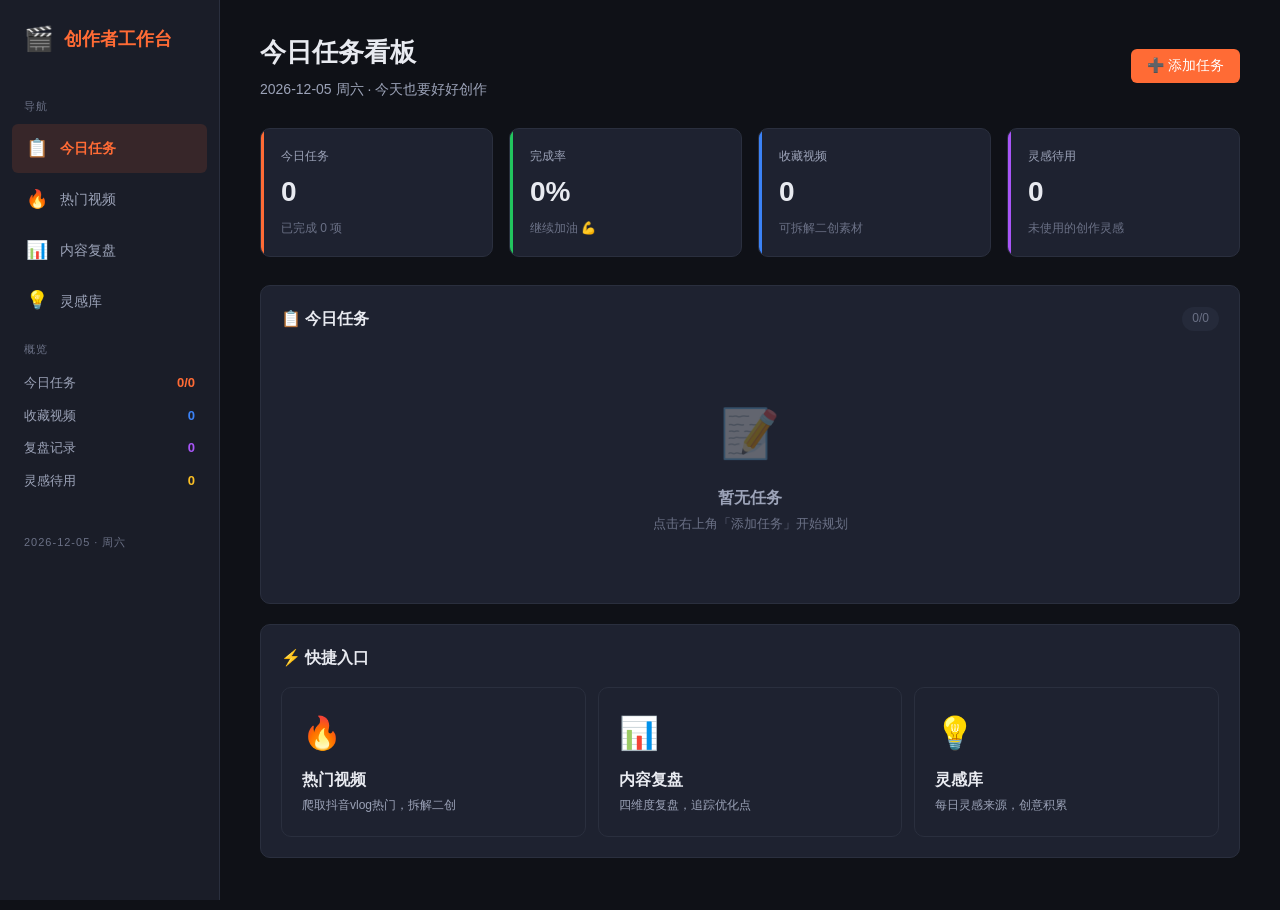
<file: index.html>
<!DOCTYPE html>
<html lang="zh-CN">
<head>
  <meta charset="UTF-8">
  <meta name="viewport" content="width=device-width, initial-scale=1.0">
  <title>今日任务 · 创作者工作台</title>
  <link rel="stylesheet" href="assets/style.css">
</head>
<body>
  <script src="assets/app.js"></script>
  <script>
    // ====== 主界面逻辑 ======
    function renderPage() {
      const stats = Store.getStats();
      const tasks = Store.getTasks();
      const today = new Date().toDateString();
      const todayTasks = tasks.filter(t => new Date(t.createdAt).toDateString() === today);
      const yesterdayTasks = tasks.filter(t => {
        const y = new Date();
        y.setDate(y.getDate() - 1);
        return new Date(t.createdAt).toDateString() === y.toDateString();
      });
      const otherTasks = tasks.filter(t => 
        new Date(t.createdAt).toDateString() !== today &&
        !yesterdayTasks.includes(t)
      );

      initPage('index', '今日任务看板', `${Utils.today()} ${Utils.weekDay()} · 今天也要好好创作`);

      const content = document.getElementById('page-content');
      const actions = document.getElementById('page-actions');

      actions.innerHTML = `
        <button class="btn btn-primary" onclick="openAddTaskModal()">
          ➕ 添加任务
        </button>
      `;

      // 统计卡片
      const doneRate = stats.todayTasks > 0 
        ? Math.round((stats.doneTasks / stats.todayTasks) * 100) 
        : 0;

      content.innerHTML = `
        <!-- 统计概览 -->
        <div class="stat-grid">
          <div class="stat-card">
            <div class="stat-label">今日任务</div>
            <div class="stat-value">${stats.todayTasks}</div>
            <div class="stat-trend">已完成 ${stats.doneTasks} 项</div>
          </div>
          <div class="stat-card green">
            <div class="stat-label">完成率</div>
            <div class="stat-value">${doneRate}%</div>
            <div class="stat-trend">${doneRate === 100 ? '全部完成！🎉' : '继续加油 💪'}</div>
          </div>
          <div class="stat-card blue">
            <div class="stat-label">收藏视频</div>
            <div class="stat-value">${stats.totalVideos}</div>
            <div class="stat-trend">可拆解二创素材</div>
          </div>
          <div class="stat-card purple">
            <div class="stat-label">灵感待用</div>
            <div class="stat-value">${stats.unusedInspirations}</div>
            <div class="stat-trend">未使用的创作灵感</div>
          </div>
        </div>

        <!-- 今日任务 -->
        <div class="card">
          <div class="card-header">
            <div class="card-title">📋 今日任务</div>
            <span class="badge ${stats.doneTasks === stats.todayTasks && stats.todayTasks > 0 ? 'badge-success' : 'badge-muted'}">
              ${stats.doneTasks}/${stats.todayTasks}
            </span>
          </div>
          <div class="task-list" id="today-tasks">
            ${renderTaskList(todayTasks)}
          </div>
        </div>

        <!-- 昨日任务（回顾） -->
        ${yesterdayTasks.length > 0 ? `
          <div class="card">
            <div class="card-header">
              <div class="card-title">📅 昨日回顾</div>
              <span class="badge badge-muted">${yesterdayTasks.filter(t => t.done).length}/${yesterdayTasks.length}</span>
            </div>
            <div class="task-list">
              ${renderTaskList(yesterdayTasks)}
            </div>
          </div>
        ` : ''}

        <!-- 快捷入口 -->
        <div class="card">
          <div class="card-header">
            <div class="card-title">⚡ 快捷入口</div>
          </div>
          <div style="display:grid;grid-template-columns:repeat(auto-fit,minmax(200px,1fr));gap:12px;">
            <a href="trending.html" class="card" style="display:block;text-decoration:none;color:inherit;cursor:pointer;margin:0;">
              <div style="font-size:32px;margin-bottom:8px;">🔥</div>
              <div style="font-weight:600;margin-bottom:4px;">热门视频</div>
              <div style="font-size:12px;color:var(--text-secondary);">爬取抖音vlog热门，拆解二创</div>
            </a>
            <a href="review.html" class="card" style="display:block;text-decoration:none;color:inherit;cursor:pointer;margin:0;">
              <div style="font-size:32px;margin-bottom:8px;">📊</div>
              <div style="font-weight:600;margin-bottom:4px;">内容复盘</div>
              <div style="font-size:12px;color:var(--text-secondary);">四维度复盘，追踪优化点</div>
            </a>
            <a href="inspiration.html" class="card" style="display:block;text-decoration:none;color:inherit;cursor:pointer;margin:0;">
              <div style="font-size:32px;margin-bottom:8px;">💡</div>
              <div style="font-weight:600;margin-bottom:4px;">灵感库</div>
              <div style="font-size:12px;color:var(--text-secondary);">每日灵感来源，创意积累</div>
            </a>
          </div>
        </div>

        <!-- 更早的任务 -->
        ${otherTasks.length > 0 ? `
          <div class="card">
            <div class="card-header">
              <div class="card-title">📦 历史任务</div>
              <button class="btn btn-ghost btn-sm" onclick="clearOldTasks()">清理已完成</button>
            </div>
            <div class="task-list">
              ${renderTaskList(otherTasks.slice(0, 10))}
            </div>
          </div>
        ` : ''}
      `;

      bindTaskEvents();
    }

    function renderTaskList(tasks) {
      if (tasks.length === 0) {
        return `
          <div class="empty-state">
            <div class="icon">📝</div>
            <div class="title">暂无任务</div>
            <div class="desc">点击右上角「添加任务」开始规划</div>
          </div>
        `;
      }
      return tasks.map(t => `
        <div class="task-item ${t.done ? 'done' : ''}" data-id="${t.id}">
          <div class="task-checkbox ${t.done ? 'checked' : ''}" onclick="toggleTask('${t.id}')"></div>
          <div class="task-content">
            <div class="task-text">${Utils.escape(t.text)}</div>
            <div class="task-meta">
              ${t.priority === 'high' ? '<span class="badge badge-danger">高优先</span>' : ''}
              ${t.priority === 'medium' ? '<span class="badge badge-warning">中优先</span>' : ''}
              ${t.priority === 'low' ? '<span class="badge badge-muted">低优先</span>' : ''}
              ${t.category ? `<span class="badge badge-info">${Utils.escape(t.category)}</span>` : ''}
              <span style="font-size:12px;color:var(--text-muted);">${Utils.timeAgo(t.createdAt)}</span>
            </div>
          </div>
          <span class="task-delete" onclick="deleteTask('${t.id}')">✕</span>
        </div>
      `).join('');
    }

    function bindTaskEvents() {
      // 任务事件通过 onclick 直接绑定
    }

    function toggleTask(id) {
      Store.toggleTask(id);
      renderPage();
    }

    function deleteTask(id) {
      if (confirm('确定删除这个任务？')) {
        Store.deleteTask(id);
        renderPage();
        Utils.toast('任务已删除');
      }
    }

    function clearOldTasks() {
      if (confirm('确定清理所有已完成的旧任务？')) {
        const tasks = Store.getTasks();
        const today = new Date().toDateString();
        const remaining = tasks.filter(t => 
          new Date(t.createdAt).toDateString() === today || !t.done
        );
        Store.saveTasks(remaining);
        renderPage();
        Utils.toast('已清理旧任务');
      }
    }

    function openAddTaskModal() {
      const modal = document.createElement('div');
      modal.className = 'modal-overlay show';
      modal.innerHTML = `
        <div class="modal">
          <div class="modal-header">
            <div class="modal-title">➕ 添加任务</div>
            <button class="modal-close" onclick="this.closest('.modal-overlay').remove()">×</button>
          </div>
          <div class="form-group">
            <label class="label">任务内容</label>
            <textarea class="textarea" id="task-text" placeholder="比如：拍一条早起vlog，记录从起床到出门的全过程..."></textarea>
          </div>
          <div class="form-row">
            <div class="form-group">
              <label class="label">优先级</label>
              <select class="select" id="task-priority">
                <option value="high">🔴 高优先</option>
                <option value="medium" selected>🟡 中优先</option>
                <option value="low">⚪ 低优先</option>
              </select>
            </div>
            <div class="form-group">
              <label class="label">分类</label>
              <select class="select" id="task-category">
                <option value="">无分类</option>
                <option value="拍摄">拍摄</option>
                <option value="剪辑">剪辑</option>
                <option value="选题">选题</option>
                <option value="发布">发布</option>
                <option value="复盘">复盘</option>
                <option value="学习">学习</option>
                <option value="其他">其他</option>
              </select>
            </div>
          </div>
          <div class="modal-actions">
            <button class="btn btn-ghost" onclick="this.closest('.modal-overlay').remove()">取消</button>
            <button class="btn btn-primary" onclick="submitTask()">添加</button>
          </div>
        </div>
      `;
      document.body.appendChild(modal);
      document.getElementById('task-text').focus();
    }

    function submitTask() {
      const text = document.getElementById('task-text').value.trim();
      const priority = document.getElementById('task-priority').value;
      const category = document.getElementById('task-category').value;
      
      if (!text) {
        Utils.toast('请输入任务内容', 'error');
        return;
      }

      Store.addTask({ text, priority, category });
      document.querySelector('.modal-overlay').remove();
      renderPage();
      Utils.toast('任务已添加');
    }

    // 启动
    renderPage();
  </script>
</body>
</html>
</file>
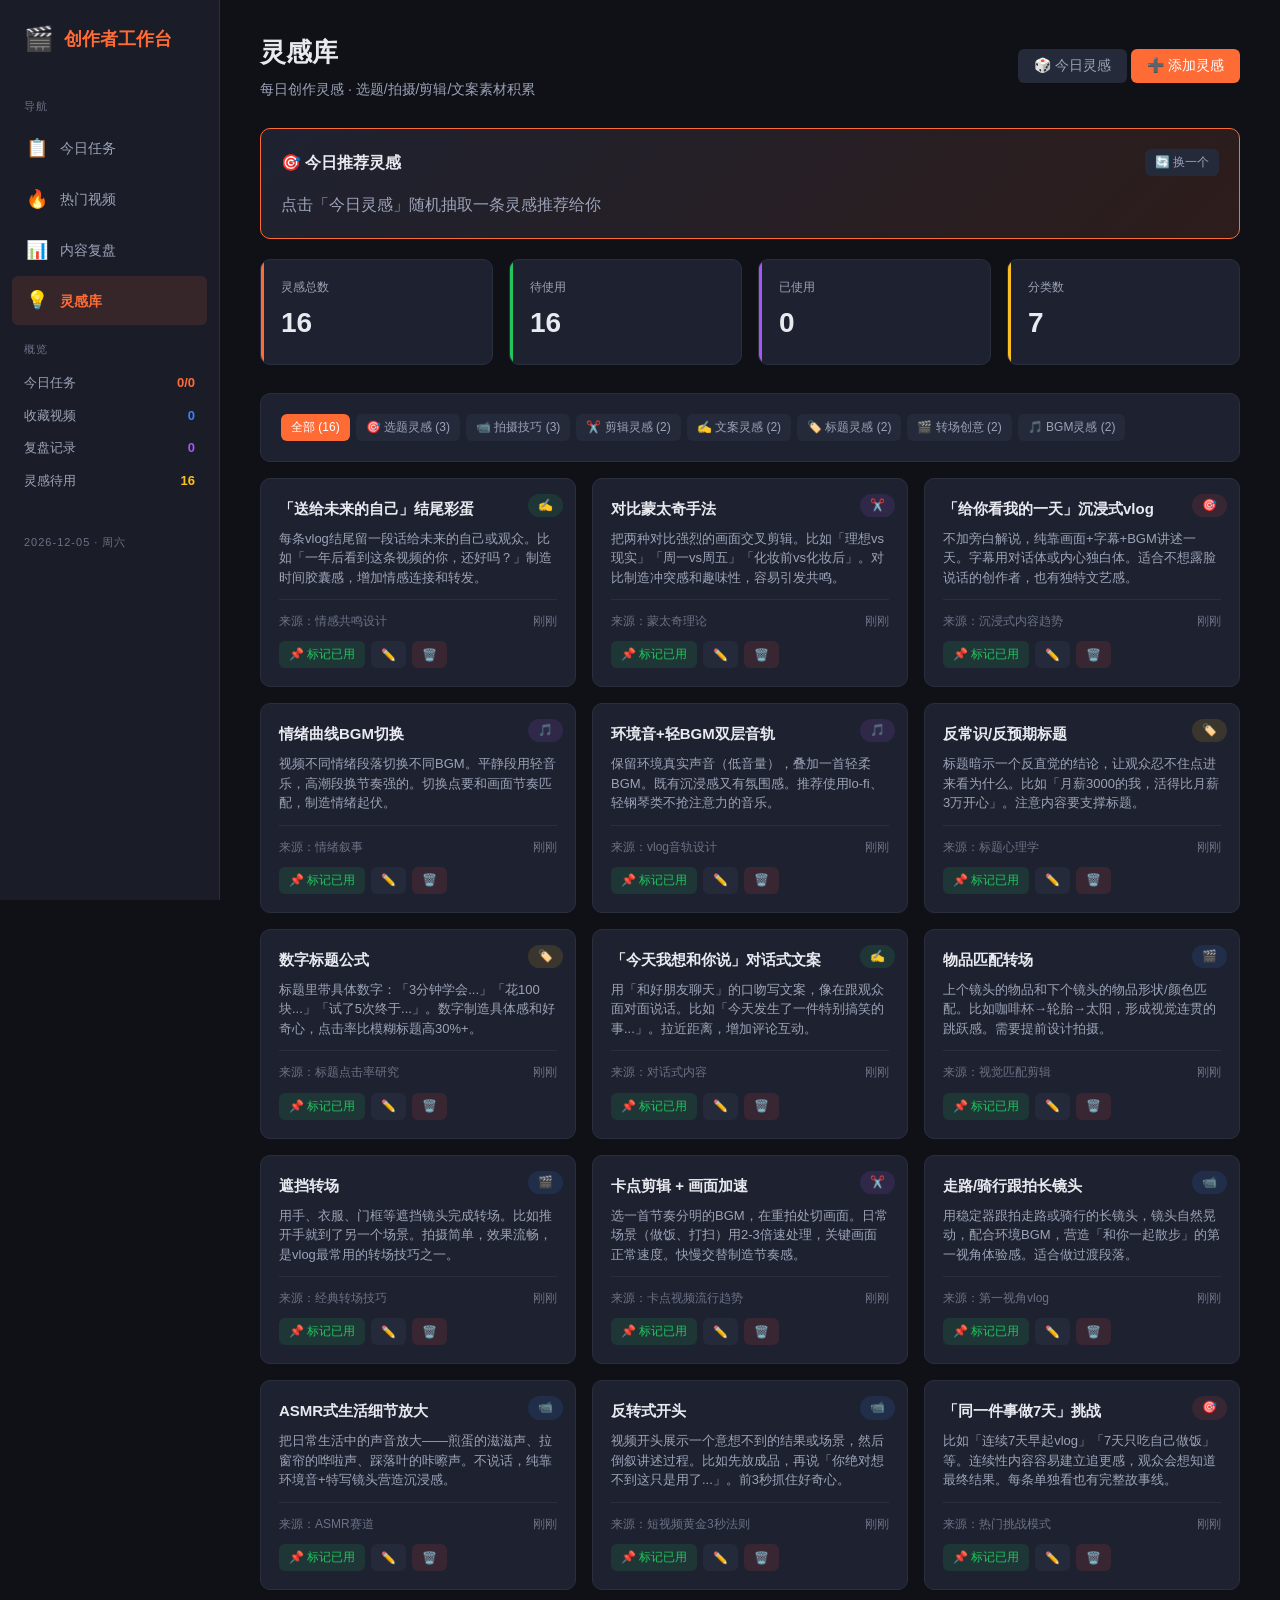
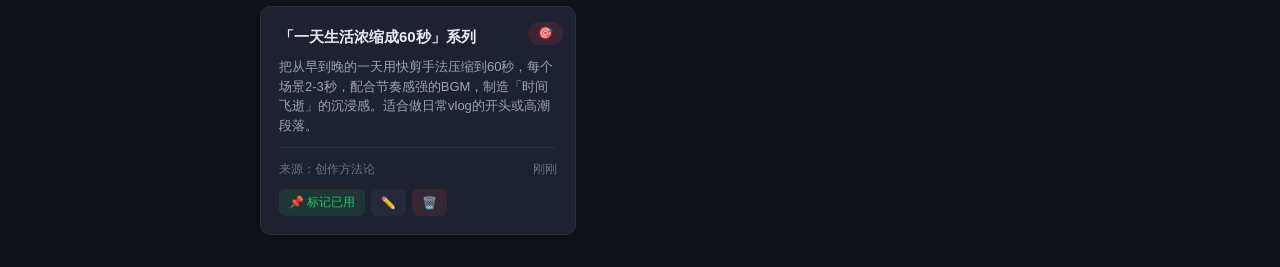
<file: inspiration.html>
<!DOCTYPE html>
<html lang="zh-CN">
<head>
  <meta charset="UTF-8">
  <meta name="viewport" content="width=device-width, initial-scale=1.0">
  <title>灵感库 · 创作者工作台</title>
  <link rel="stylesheet" href="assets/style.css">
</head>
<body>
  <script src="assets/app.js"></script>
  <script>
    let currentCategory = 'all';

    const CATEGORIES = [
      { key: '选题灵感', icon: '🎯', color: 'badge-danger' },
      { key: '拍摄技巧', icon: '📹', color: 'badge-info' },
      { key: '剪辑灵感', icon: '✂️', color: 'badge-purple' },
      { key: '文案灵感', icon: '✍️', color: 'badge-success' },
      { key: '标题灵感', icon: '🏷️', color: 'badge-warning' },
      { key: '转场创意', icon: '🎬', color: 'badge-info' },
      { key: 'BGM灵感', icon: '🎵', color: 'badge-purple' },
      { key: '其他', icon: '💡', color: 'badge-muted' },
    ];

    // 预置灵感库
    const DEFAULT_INSPIRATIONS = [
      {
        title: '「一天生活浓缩成60秒」系列',
        description: '把从早到晚的一天用快剪手法压缩到60秒，每个场景2-3秒，配合节奏感强的BGM，制造「时间飞逝」的沉浸感。适合做日常vlog的开头或高潮段落。',
        category: '选题灵感',
        source: '创作方法论',
      },
      {
        title: '「同一件事做7天」挑战',
        description: '比如「连续7天早起vlog」「7天只吃自己做饭」等。连续性内容容易建立追更感，观众会想知道最终结果。每条单独看也有完整故事线。',
        category: '选题灵感',
        source: '热门挑战模式',
      },
      {
        title: '反转式开头',
        description: '视频开头展示一个意想不到的结果或场景，然后倒叙讲述过程。比如先放成品，再说「你绝对想不到这只是用了...」。前3秒抓住好奇心。',
        category: '拍摄技巧',
        source: '短视频黄金3秒法则',
      },
      {
        title: 'ASMR式生活细节放大',
        description: '把日常生活中的声音放大——煎蛋的滋滋声、拉窗帘的哗啦声、踩落叶的咔嚓声。不说话，纯靠环境音+特写镜头营造沉浸感。',
        category: '拍摄技巧',
        source: 'ASMR赛道',
      },
      {
        title: '走路/骑行跟拍长镜头',
        description: '用稳定器跟拍走路或骑行的长镜头，镜头自然晃动，配合环境BGM，营造「和你一起散步」的第一视角体验感。适合做过渡段落。',
        category: '拍摄技巧',
        source: '第一视角vlog',
      },
      {
        title: '卡点剪辑 + 画面加速',
        description: '选一首节奏分明的BGM，在重拍处切画面。日常场景（做饭、打扫）用2-3倍速处理，关键画面正常速度。快慢交替制造节奏感。',
        category: '剪辑灵感',
        source: '卡点视频流行趋势',
      },
      {
        title: '遮挡转场',
        description: '用手、衣服、门框等遮挡镜头完成转场。比如推开手就到了另一个场景。拍摄简单，效果流畅，是vlog最常用的转场技巧之一。',
        category: '转场创意',
        source: '经典转场技巧',
      },
      {
        title: '物品匹配转场',
        description: '上个镜头的物品和下个镜头的物品形状/颜色匹配。比如咖啡杯→轮胎→太阳，形成视觉连贯的跳跃感。需要提前设计拍摄。',
        category: '转场创意',
        source: '视觉匹配剪辑',
      },
      {
        title: '「今天我想和你说」对话式文案',
        description: '用「和好朋友聊天」的口吻写文案，像在跟观众面对面说话。比如「今天发生了一件特别搞笑的事...」。拉近距离，增加评论互动。',
        category: '文案灵感',
        source: '对话式内容',
      },
      {
        title: '数字标题公式',
        description: '标题里带具体数字：「3分钟学会...」「花100块...」「试了5次终于...」。数字制造具体感和好奇心，点击率比模糊标题高30%+。',
        category: '标题灵感',
        source: '标题点击率研究',
      },
      {
        title: '反常识/反预期标题',
        description: '标题暗示一个反直觉的结论，让观众忍不住点进来看为什么。比如「月薪3000的我，活得比月薪3万开心」。注意内容要支撑标题。',
        category: '标题灵感',
        source: '标题心理学',
      },
      {
        title: '环境音+轻BGM双层音轨',
        description: '保留环境真实声音（低音量），叠加一首轻柔BGM。既有沉浸感又有氛围感。推荐使用lo-fi、轻钢琴类不抢注意力的音乐。',
        category: 'BGM灵感',
        source: 'vlog音轨设计',
      },
      {
        title: '情绪曲线BGM切换',
        description: '视频不同情绪段落切换不同BGM。平静段用轻音乐，高潮段换节奏强的。切换点要和画面节奏匹配，制造情绪起伏。',
        category: 'BGM灵感',
        source: '情绪叙事',
      },
      {
        title: '「给你看我的一天」沉浸式vlog',
        description: '不加旁白解说，纯靠画面+字幕+BGM讲述一天。字幕用对话体或内心独白体。适合不想露脸说话的创作者，也有独特文艺感。',
        category: '选题灵感',
        source: '沉浸式内容趋势',
      },
      {
        title: '对比蒙太奇手法',
        description: '把两种对比强烈的画面交叉剪辑。比如「理想vs现实」「周一vs周五」「化妆前vs化妆后」。对比制造冲突感和趣味性，容易引发共鸣。',
        category: '剪辑灵感',
        source: '蒙太奇理论',
      },
      {
        title: '「送给未来的自己」结尾彩蛋',
        description: '每条vlog结尾留一段话给未来的自己或观众。比如「一年后看到这条视频的你，还好吗？」制造时间胶囊感，增加情感连接和转发。',
        category: '文案灵感',
        source: '情感共鸣设计',
      },
    ];

    function ensureDefaults() {
      const existing = Store.getInspirations();
      if (existing.length === 0) {
        DEFAULT_INSPIRATIONS.forEach((insp, i) => {
          Store.addInspiration({ ...insp, used: false, isDefault: true });
        });
      }
    }

    function renderPage() {
      ensureDefaults();
      const inspirations = Store.getInspirations();
      initPage('inspiration', '灵感库', '每日创作灵感 · 选题/拍摄/剪辑/文案素材积累');

      const actions = document.getElementById('page-actions');
      actions.innerHTML = `
        <button class="btn btn-ghost" onclick="generateDailyInspiration()">🎲 今日灵感</button>
        <button class="btn btn-primary" onclick="openAddInspirationModal()">➕ 添加灵感</button>
      `;

      const content = document.getElementById('page-content');

      const unused = inspirations.filter(i => !i.used);
      const used = inspirations.filter(i => i.used);
      const todayInsp = Store.get('daily_inspiration');

      content.innerHTML = `
        <!-- 今日推荐灵感 -->
        <div class="card" style="border-color:var(--accent);background:linear-gradient(135deg,var(--bg-card),var(--accent-soft));">
          <div class="card-header">
            <div class="card-title">🎯 今日推荐灵感</div>
            <button class="btn btn-ghost btn-sm" onclick="generateDailyInspiration()">🔄 换一个</button>
          </div>
          ${todayInsp ? `
            <div style="font-size:18px;font-weight:700;margin-bottom:8px;">${Utils.escape(todayInsp.title)}</div>
            <div style="font-size:14px;color:var(--text-secondary);line-height:1.6;margin-bottom:12px;">${Utils.escape(todayInsp.description)}</div>
            <div style="display:flex;gap:8px;align-items:center;">
              <span class="badge ${getCatColor(todayInsp.category)}">${getCatIcon(todayInsp.category)} ${todayInsp.category}</span>
              <span style="font-size:12px;color:var(--text-muted);">来源：${Utils.escape(todayInsp.source || '原创')}</span>
              <button class="btn btn-primary btn-sm" style="margin-left:auto;" onclick="useInspiration('${todayInsp.id}')">📌 我要用这个</button>
            </div>
          ` : `
            <div style="color:var(--text-secondary);">点击「今日灵感」随机抽取一条灵感推荐给你</div>
          `}
        </div>

        <!-- 统计 -->
        <div class="stat-grid">
          <div class="stat-card">
            <div class="stat-label">灵感总数</div>
            <div class="stat-value">${inspirations.length}</div>
          </div>
          <div class="stat-card green">
            <div class="stat-label">待使用</div>
            <div class="stat-value">${unused.length}</div>
          </div>
          <div class="stat-card purple">
            <div class="stat-label">已使用</div>
            <div class="stat-value">${used.length}</div>
          </div>
          <div class="stat-card yellow">
            <div class="stat-label">分类数</div>
            <div class="stat-value">${new Set(inspirations.map(i => i.category)).size}</div>
          </div>
        </div>

        <!-- 分类筛选 -->
        <div class="card" style="margin-bottom:16px;">
          <div style="display:flex;gap:6px;flex-wrap:wrap;">
            <button class="btn ${currentCategory === 'all' ? 'btn-primary' : 'btn-ghost'} btn-sm" onclick="setCategory('all')">全部 (${inspirations.length})</button>
            ${CATEGORIES.map(cat => {
              const count = inspirations.filter(i => i.category === cat.key).length;
              return count > 0 
                ? `<button class="btn ${currentCategory === cat.key ? 'btn-primary' : 'btn-ghost'} btn-sm" onclick="setCategory('${cat.key}')">${cat.icon} ${cat.key} (${count})</button>`
                : '';
            }).join('')}
          </div>
        </div>

        <!-- 灵感列表 -->
        <div id="inspiration-list">
          ${renderInspirationList()}
        </div>
      `;
    }

    function renderInspirationList() {
      let inspirations = Store.getInspirations();
      if (currentCategory !== 'all') {
        inspirations = inspirations.filter(i => i.category === currentCategory);
      }

      if (inspirations.length === 0) {
        return `
          <div class="card">
            <div class="empty-state">
              <div class="icon">💡</div>
              <div class="title">暂无灵感</div>
              <div class="desc">点击右上角「添加灵感」开始积累</div>
            </div>
          </div>
        `;
      }

      return `
        <div class="inspiration-grid">
          ${inspirations.map(insp => `
            <div class="inspiration-card" style="${insp.used ? 'opacity:0.6;' : ''}">
              <div class="category-tag">
                <span class="badge ${getCatColor(insp.category)}">${getCatIcon(insp.category)}</span>
              </div>
              <div class="inspiration-title">${Utils.escape(insp.title)}</div>
              <div class="inspiration-desc">${Utils.escape(insp.description)}</div>
              <div class="inspiration-footer">
                <span>${insp.source ? '来源：' + Utils.escape(insp.source) : '原创'}</span>
                <span>${Utils.timeAgo(insp.createdAt)}</span>
              </div>
              <div style="display:flex;gap:6px;margin-top:10px;">
                <button class="btn ${insp.used ? 'btn-ghost' : 'btn-success'} btn-sm" style="${insp.used ? '' : 'background:var(--success-soft);color:var(--success);'}" onclick="useInspiration('${insp.id}')">
                  ${insp.used ? '↩️ 重新可用' : '📌 标记已用'}
                </button>
                <button class="btn btn-ghost btn-sm" onclick="editInspiration('${insp.id}')">✏️</button>
                <button class="btn btn-danger btn-sm" onclick="deleteInspiration('${insp.id}')">🗑️</button>
              </div>
            </div>
          `).join('')}
        </div>
      `;
    }

    function getCatColor(cat) {
      const c = CATEGORIES.find(x => x.key === cat);
      return c ? c.color : 'badge-muted';
    }

    function getCatIcon(cat) {
      const c = CATEGORIES.find(x => x.key === cat);
      return c ? c.icon : '💡';
    }

    function setCategory(cat) {
      currentCategory = cat;
      document.getElementById('inspiration-list').innerHTML = renderInspirationList();
      // 更新按钮
      const buttons = document.querySelectorAll('.card .btn-sm');
      buttons.forEach(btn => {
        btn.classList.remove('btn-primary');
        btn.classList.add('btn-ghost');
      });
      event.target.classList.remove('btn-ghost');
      event.target.classList.add('btn-primary');
    }

    function generateDailyInspiration() {
      const unused = Store.getInspirations().filter(i => !i.used);
      const pool = unused.length > 0 ? unused : Store.getInspirations();
      if (pool.length === 0) {
        Utils.toast('灵感库为空，请先添加灵感', 'error');
        return;
      }
      const random = pool[Math.floor(Math.random() * pool.length)];
      Store.set('daily_inspiration', random);
      renderPage();
      Utils.toast('今日灵感已生成 🎯');
    }

    function useInspiration(id) {
      Store.toggleInspirationUsed(id);
      renderPage();
    }

    function deleteInspiration(id) {
      if (confirm('确定删除这条灵感？')) {
        Store.deleteInspiration(id);
        renderPage();
        Utils.toast('灵感已删除');
      }
    }

    function openAddInspirationModal() {
      const modal = document.createElement('div');
      modal.className = 'modal-overlay show';
      modal.innerHTML = `
        <div class="modal">
          <div class="modal-header">
            <div class="modal-title">💡 添加灵感</div>
            <button class="modal-close" onclick="this.closest('.modal-overlay').remove()">×</button>
          </div>
          <div class="form-group">
            <label class="label">灵感标题 *</label>
            <input class="input" id="insp-title" placeholder="一句话概括灵感">
          </div>
          <div class="form-group">
            <label class="label">详细描述</label>
            <textarea class="textarea" id="insp-desc" style="min-height:100px;" placeholder="详细描述这个灵感：怎么用？适用什么场景？具体做法..."></textarea>
          </div>
          <div class="form-row">
            <div class="form-group">
              <label class="label">分类</label>
              <select class="select" id="insp-category">
                ${CATEGORIES.map(c => `<option value="${c.key}">${c.icon} ${c.key}</option>`).join('')}
              </select>
            </div>
            <div class="form-group">
              <label class="label">来源</label>
              <input class="input" id="insp-source" placeholder="自己想的/看到某视频/某文章...">
            </div>
          </div>
          <div class="modal-actions">
            <button class="btn btn-ghost" onclick="this.closest('.modal-overlay').remove()">取消</button>
            <button class="btn btn-primary" onclick="submitInspiration()">添加</button>
          </div>
        </div>
      `;
      document.body.appendChild(modal);
    }

    function submitInspiration() {
      const title = document.getElementById('insp-title').value.trim();
      if (!title) { Utils.toast('请输入灵感标题', 'error'); return; }
      
      Store.addInspiration({
        title,
        description: document.getElementById('insp-desc').value.trim(),
        category: document.getElementById('insp-category').value,
        source: document.getElementById('insp-source').value.trim(),
        used: false,
      });
      document.querySelector('.modal-overlay').remove();
      renderPage();
      Utils.toast('灵感已添加 💡');
    }

    function editInspiration(id) {
      const insp = Store.getInspirations().find(x => x.id === id);
      if (!insp) return;
      
      const modal = document.createElement('div');
      modal.className = 'modal-overlay show';
      modal.innerHTML = `
        <div class="modal">
          <div class="modal-header">
            <div class="modal-title">✏️ 编辑灵感</div>
            <button class="modal-close" onclick="this.closest('.modal-overlay').remove()">×</button>
          </div>
          <div class="form-group">
            <label class="label">灵感标题</label>
            <input class="input" id="edit-title" value="${Utils.escape(insp.title)}">
          </div>
          <div class="form-group">
            <label class="label">详细描述</label>
            <textarea class="textarea" id="edit-desc" style="min-height:100px;">${Utils.escape(insp.description)}</textarea>
          </div>
          <div class="form-row">
            <div class="form-group">
              <label class="label">分类</label>
              <select class="select" id="edit-category">
                ${CATEGORIES.map(c => `<option value="${c.key}" ${insp.category === c.key ? 'selected' : ''}>${c.icon} ${c.key}</option>`).join('')}
              </select>
            </div>
            <div class="form-group">
              <label class="label">来源</label>
              <input class="input" id="edit-source" value="${Utils.escape(insp.source || '')}">
            </div>
          </div>
          <div class="modal-actions">
            <button class="btn btn-ghost" onclick="this.closest('.modal-overlay').remove()">取消</button>
            <button class="btn btn-primary" onclick="saveEditInspiration('${id}')">保存</button>
          </div>
        </div>
      `;
      document.body.appendChild(modal);
    }

    function saveEditInspiration(id) {
      const list = Store.getInspirations();
      const insp = list.find(x => x.id === id);
      if (!insp) return;
      
      insp.title = document.getElementById('edit-title').value.trim();
      insp.description = document.getElementById('edit-desc').value.trim();
      insp.category = document.getElementById('edit-category').value;
      insp.source = document.getElementById('edit-source').value.trim();
      Store.set('inspirations', list);
      
      document.querySelector('.modal-overlay').remove();
      renderPage();
      Utils.toast('灵感已更新');
    }

    renderPage();
  </script>
</body>
</html>
</file>
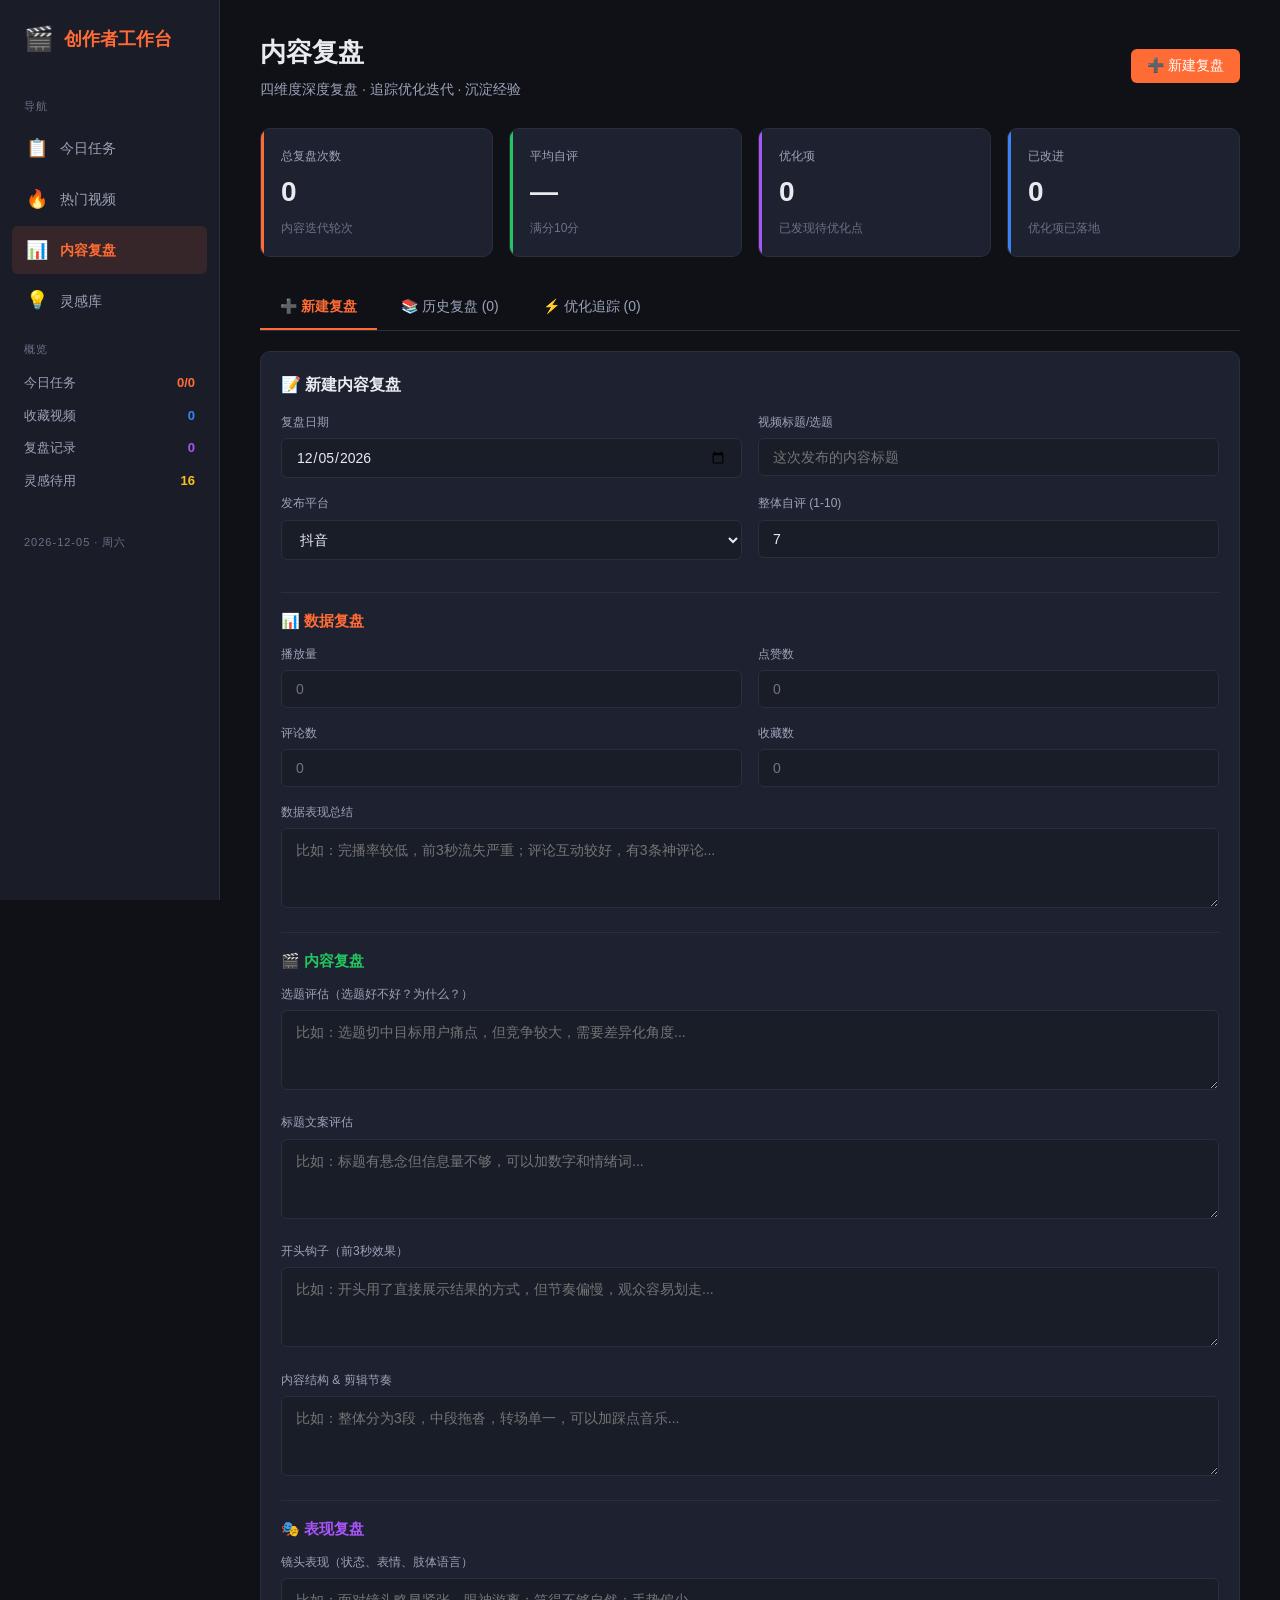
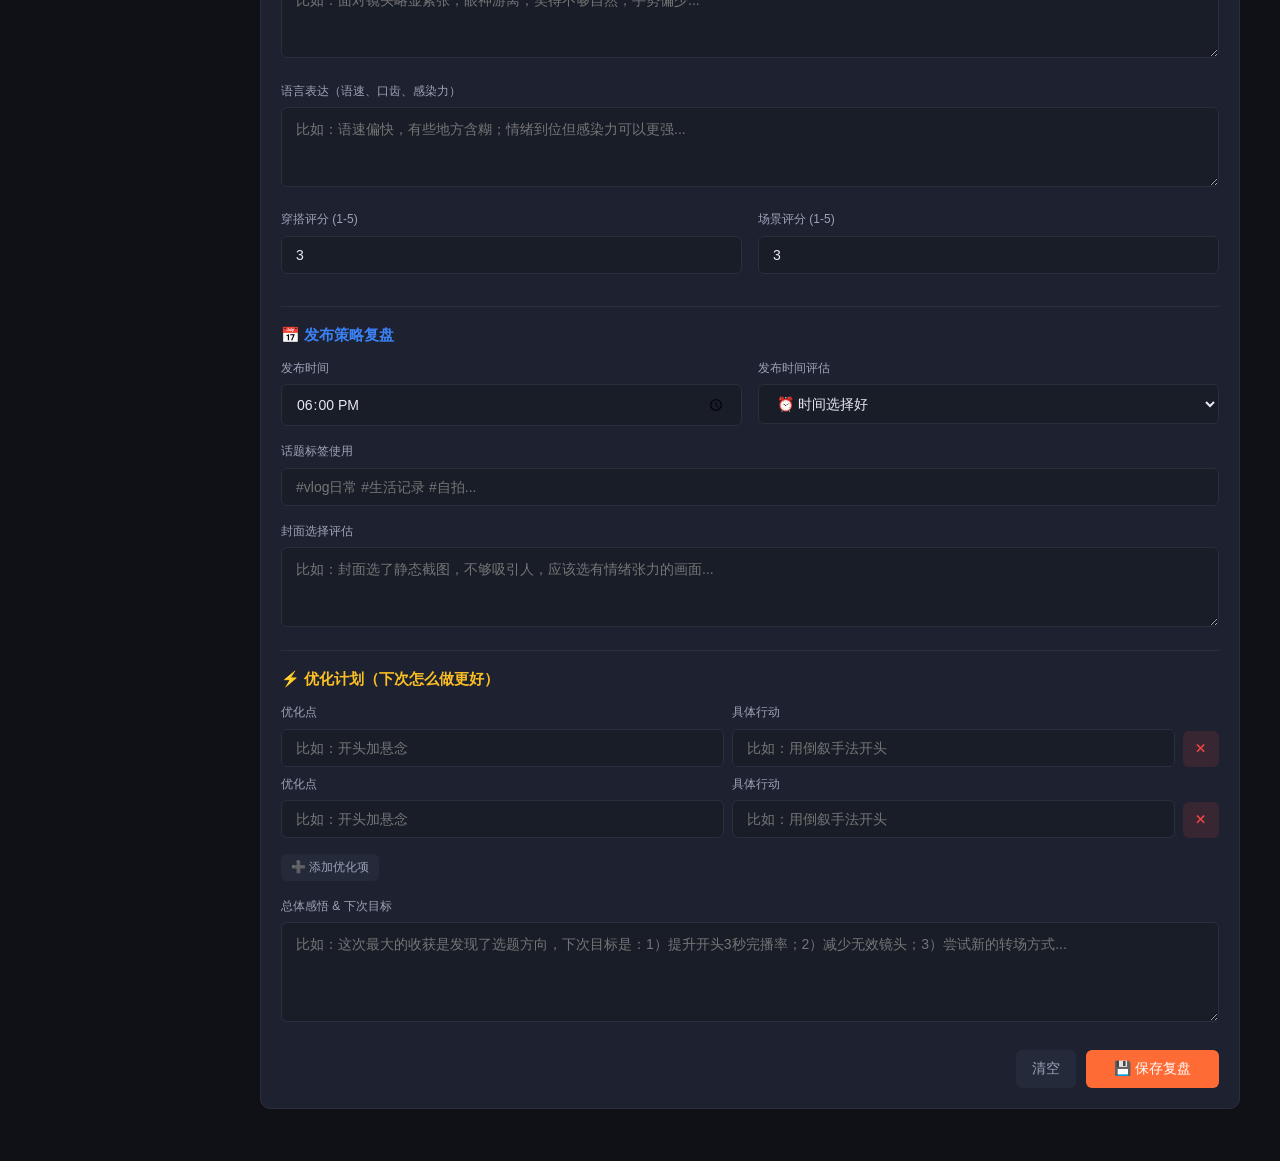
<file: review.html>
<!DOCTYPE html>
<html lang="zh-CN">
<head>
  <meta charset="UTF-8">
  <meta name="viewport" content="width=device-width, initial-scale=1.0">
  <title>内容复盘 · 创作者工作台</title>
  <link rel="stylesheet" href="assets/style.css">
</head>
<body>
  <script src="assets/app.js"></script>
  <script>
    let currentTab = 'new';

    function renderPage() {
      const reviews = Store.getReviews();
      initPage('review', '内容复盘', '四维度深度复盘 · 追踪优化迭代 · 沉淀经验');

      const actions = document.getElementById('page-actions');
      actions.innerHTML = `
        <button class="btn btn-primary" onclick="switchTab('new')">➕ 新建复盘</button>
      `;

      const content = document.getElementById('page-content');

      // 统计
      const avgScore = reviews.length > 0 
        ? (reviews.reduce((s, r) => s + (r.overallScore || 0), 0) / reviews.length).toFixed(1) 
        : '—';
      const improvements = reviews.flatMap(r => r.optimizations || []);
      const resolvedCount = improvements.filter(i => i.resolved).length;

      content.innerHTML = `
        <div class="stat-grid">
          <div class="stat-card">
            <div class="stat-label">总复盘次数</div>
            <div class="stat-value">${reviews.length}</div>
            <div class="stat-trend">内容迭代轮次</div>
          </div>
          <div class="stat-card green">
            <div class="stat-label">平均自评</div>
            <div class="stat-value">${avgScore}</div>
            <div class="stat-trend">满分10分</div>
          </div>
          <div class="stat-card purple">
            <div class="stat-label">优化项</div>
            <div class="stat-value">${improvements.length}</div>
            <div class="stat-trend">已发现待优化点</div>
          </div>
          <div class="stat-card blue">
            <div class="stat-label">已改进</div>
            <div class="stat-value">${resolvedCount}</div>
            <div class="stat-trend">优化项已落地</div>
          </div>
        </div>

        <div class="tabs">
          <div class="tab ${currentTab === 'new' ? 'active' : ''}" onclick="switchTab('new')">➕ 新建复盘</div>
          <div class="tab ${currentTab === 'history' ? 'active' : ''}" onclick="switchTab('history')">📚 历史复盘 (${reviews.length})</div>
          <div class="tab ${currentTab === 'improvements' ? 'active' : ''}" onclick="switchTab('improvements')">⚡ 优化追踪 (${improvements.length})</div>
        </div>

        <div id="tab-content"></div>
      `;

      renderTabContent();
    }

    function renderTabContent() {
      const el = document.getElementById('tab-content');
      if (currentTab === 'new') {
        el.innerHTML = renderNewReview();
      } else if (currentTab === 'history') {
        el.innerHTML = renderHistory();
      } else if (currentTab === 'improvements') {
        el.innerHTML = renderImprovements();
      }
    }

    function switchTab(tab) {
      currentTab = tab;
      renderPage();
    }

    function renderNewReview() {
      const today = Utils.today();
      return `
        <div class="card">
          <div class="card-header">
            <div class="card-title">📝 新建内容复盘</div>
          </div>
          
          <!-- 基本信息 -->
          <div class="form-row">
            <div class="form-group">
              <label class="label">复盘日期</label>
              <input class="input" id="r-date" type="date" value="${today}">
            </div>
            <div class="form-group">
              <label class="label">视频标题/选题</label>
              <input class="input" id="r-title" placeholder="这次发布的内容标题">
            </div>
          </div>

          <div class="form-row">
            <div class="form-group">
              <label class="label">发布平台</label>
              <select class="select" id="r-platform">
                <option value="抖音">抖音</option>
                <option value="小红书">小红书</option>
                <option value="B站">B站</option>
                <option value="快手">快手</option>
                <option value="视频号">视频号</option>
              </select>
            </div>
            <div class="form-group">
              <label class="label">整体自评 (1-10)</label>
              <input class="input" id="r-score" type="number" min="1" max="10" value="7">
            </div>
          </div>

          <!-- 数据复盘 -->
          <div style="border-top:1px solid var(--border);margin:16px 0;padding-top:16px;">
            <h3 style="font-size:15px;margin-bottom:12px;color:var(--accent);">📊 数据复盘</h3>
            <div class="form-row">
              <div class="form-group">
                <label class="label">播放量</label>
                <input class="input" id="r-views" type="number" placeholder="0">
              </div>
              <div class="form-group">
                <label class="label">点赞数</label>
                <input class="input" id="r-likes" type="number" placeholder="0">
              </div>
            </div>
            <div class="form-row">
              <div class="form-group">
                <label class="label">评论数</label>
                <input class="input" id="r-comments" type="number" placeholder="0">
              </div>
              <div class="form-group">
                <label class="label">收藏数</label>
                <input class="input" id="r-favorites" type="number" placeholder="0">
              </div>
            </div>
            <div class="form-group">
              <label class="label">数据表现总结</label>
              <textarea class="textarea" id="r-data-notes" placeholder="比如：完播率较低，前3秒流失严重；评论互动较好，有3条神评论..."></textarea>
            </div>
          </div>

          <!-- 内容复盘 -->
          <div style="border-top:1px solid var(--border);margin:16px 0;padding-top:16px;">
            <h3 style="font-size:15px;margin-bottom:12px;color:var(--success);">🎬 内容复盘</h3>
            <div class="form-group">
              <label class="label">选题评估（选题好不好？为什么？）</label>
              <textarea class="textarea" id="r-topic" placeholder="比如：选题切中目标用户痛点，但竞争较大，需要差异化角度..."></textarea>
            </div>
            <div class="form-group">
              <label class="label">标题文案评估</label>
              <textarea class="textarea" id="r-title-review" placeholder="比如：标题有悬念但信息量不够，可以加数字和情绪词..."></textarea>
            </div>
            <div class="form-group">
              <label class="label">开头钩子（前3秒效果）</label>
              <textarea class="textarea" id="r-hook" placeholder="比如：开头用了直接展示结果的方式，但节奏偏慢，观众容易划走..."></textarea>
            </div>
            <div class="form-group">
              <label class="label">内容结构 & 剪辑节奏</label>
              <textarea class="textarea" id="r-structure" placeholder="比如：整体分为3段，中段拖沓，转场单一，可以加踩点音乐..."></textarea>
            </div>
          </div>

          <!-- 表现复盘 -->
          <div style="border-top:1px solid var(--border);margin:16px 0;padding-top:16px;">
            <h3 style="font-size:15px;margin-bottom:12px;color:var(--purple);">🎭 表现复盘</h3>
            <div class="form-group">
              <label class="label">镜头表现（状态、表情、肢体语言）</label>
              <textarea class="textarea" id="r-camera" placeholder="比如：面对镜头略显紧张，眼神游离；笑得不够自然；手势偏少..."></textarea>
            </div>
            <div class="form-group">
              <label class="label">语言表达（语速、口齿、感染力）</label>
              <textarea class="textarea" id="r-speech" placeholder="比如：语速偏快，有些地方含糊；情绪到位但感染力可以更强..."></textarea>
            </div>
            <div class="form-row">
              <div class="form-group">
                <label class="label">穿搭评分 (1-5)</label>
                <input class="input" id="r-outfit" type="number" min="1" max="5" value="3">
              </div>
              <div class="form-group">
                <label class="label">场景评分 (1-5)</label>
                <input class="input" id="r-scene" type="number" min="1" max="5" value="3">
              </div>
            </div>
          </div>

          <!-- 发布策略复盘 -->
          <div style="border-top:1px solid var(--border);margin:16px 0;padding-top:16px;">
            <h3 style="font-size:15px;margin-bottom:12px;color:var(--info);">📅 发布策略复盘</h3>
            <div class="form-row">
              <div class="form-group">
                <label class="label">发布时间</label>
                <input class="input" id="r-pub-time" type="time" value="18:00">
              </div>
              <div class="form-group">
                <label class="label">发布时间评估</label>
                <select class="select" id="r-time-eval">
                  <option value="good">⏰ 时间选择好</option>
                  <option value="bad">⏰ 时间不理想</option>
                  <option value="unknown">⏰ 不确定</option>
                </select>
              </div>
            </div>
            <div class="form-group">
              <label class="label">话题标签使用</label>
              <input class="input" id="r-hashtags" placeholder="#vlog日常 #生活记录 #自拍...">
            </div>
            <div class="form-group">
              <label class="label">封面选择评估</label>
              <textarea class="textarea" id="r-cover" placeholder="比如：封面选了静态截图，不够吸引人，应该选有情绪张力的画面..."></textarea>
            </div>
          </div>

          <!-- 优化计划 -->
          <div style="border-top:1px solid var(--border);margin:16px 0;padding-top:16px;">
            <h3 style="font-size:15px;margin-bottom:12px;color:var(--warning);">⚡ 优化计划（下次怎么做更好）</h3>
            <div id="optimization-list">
              ${renderOptInputs()}
            </div>
            <button class="btn btn-ghost btn-sm" onclick="addOptInput()" style="margin-top:8px;">➕ 添加优化项</button>
          </div>

          <div class="form-group">
            <label class="label">总体感悟 & 下次目标</label>
            <textarea class="textarea" id="r-summary" style="min-height:100px;" placeholder="比如：这次最大的收获是发现了选题方向，下次目标是：1）提升开头3秒完播率；2）减少无效镜头；3）尝试新的转场方式..."></textarea>
          </div>

          <div style="display:flex;gap:10px;justify-content:flex-end;margin-top:20px;">
            <button class="btn btn-ghost" onclick="renderPage()">清空</button>
            <button class="btn btn-primary" onclick="saveReview()" style="padding:10px 28px;">💾 保存复盘</button>
          </div>
        </div>
      `;
    }

    let optCount = 2;

    function renderOptInputs() {
      optCount = 2;
      return Array.from({length: optCount}, (_, i) => optInputHTML(i)).join('');
    }

    function optInputHTML(index) {
      return `
        <div class="opt-item" data-idx="${index}" style="display:grid;grid-template-columns:1fr 1fr auto;gap:8px;margin-bottom:8px;align-items:end;">
          <div>
            <label class="label">优化点</label>
            <input class="input opt-text" placeholder="比如：开头加悬念">
          </div>
          <div>
            <label class="label">具体行动</label>
            <input class="input opt-action" placeholder="比如：用倒叙手法开头">
          </div>
          <button class="btn btn-danger btn-sm btn-icon" onclick="removeOpt(this)">✕</button>
        </div>
      `;
    }

    function addOptInput() {
      const container = document.getElementById('optimization-list');
      const div = document.createElement('div');
      div.innerHTML = optInputHTML(optCount);
      container.appendChild(div.firstChild);
      optCount++;
    }

    function removeOpt(btn) {
      btn.closest('.opt-item').remove();
    }

    function saveReview() {
      const title = document.getElementById('r-title').value.trim();
      if (!title) { Utils.toast('请输入视频标题/选题', 'error'); return; }

      // 收集优化项
      const optimizations = [];
      document.querySelectorAll('.opt-item').forEach(item => {
        const text = item.querySelector('.opt-text').value.trim();
        const action = item.querySelector('.opt-action').value.trim();
        if (text) optimizations.push({ text, action, resolved: false });
      });

      const review = {
        date: document.getElementById('r-date').value,
        title,
        platform: document.getElementById('r-platform').value,
        overallScore: parseInt(document.getElementById('r-score').value) || 0,
        
        dataReview: {
          views: parseInt(document.getElementById('r-views').value) || 0,
          likes: parseInt(document.getElementById('r-likes').value) || 0,
          comments: parseInt(document.getElementById('r-comments').value) || 0,
          favorites: parseInt(document.getElementById('r-favorites').value) || 0,
          notes: document.getElementById('r-data-notes').value.trim(),
        },
        
        contentReview: {
          topic: document.getElementById('r-topic').value.trim(),
          titleReview: document.getElementById('r-title-review').value.trim(),
          hook: document.getElementById('r-hook').value.trim(),
          structure: document.getElementById('r-structure').value.trim(),
        },
        
        performanceReview: {
          camera: document.getElementById('r-camera').value.trim(),
          speech: document.getElementById('r-speech').value.trim(),
          outfit: parseInt(document.getElementById('r-outfit').value) || 0,
          scene: parseInt(document.getElementById('r-scene').value) || 0,
        },
        
        publishReview: {
          pubTime: document.getElementById('r-pub-time').value,
          timeEval: document.getElementById('r-time-eval').value,
          hashtags: document.getElementById('r-hashtags').value.trim(),
          cover: document.getElementById('r-cover').value.trim(),
        },
        
        optimizations,
        summary: document.getElementById('r-summary').value.trim(),
      };

      Store.addReview(review);
      Utils.toast('复盘已保存 📊');
      switchTab('history');
    }

    function renderHistory() {
      const reviews = Store.getReviews();
      if (reviews.length === 0) {
        return `
          <div class="card">
            <div class="empty-state">
              <div class="icon">📊</div>
              <div class="title">还没有复盘记录</div>
              <div class="desc">切到「新建复盘」开始第一次复盘</div>
            </div>
          </div>
        `;
      }

      return `
        <div class="timeline">
          ${reviews.map(r => `
            <div class="timeline-item">
              <div class="card">
                <div class="card-header">
                  <div>
                    <div class="card-title">${Utils.escape(r.title)}</div>
                    <div style="font-size:12px;color:var(--text-muted);margin-top:4px;">
                      ${r.date} · ${r.platform} · 
                      <span style="color:var(--warning);">⭐ ${r.overallScore}/10</span>
                    </div>
                  </div>
                  <div style="display:flex;gap:6px;">
                    <button class="btn btn-ghost btn-sm" onclick="expandReview('${r.id}', this)">展开</button>
                    <button class="btn btn-danger btn-sm" onclick="deleteReview('${r.id}')">🗑️</button>
                  </div>
                </div>
                
                <div class="review-detail" style="display:none;">
                  ${r.dataReview.notes ? `
                    <div style="margin-bottom:12px;">
                      <div style="font-size:12px;color:var(--accent);font-weight:600;margin-bottom:4px;">📊 数据复盘</div>
                      <div style="display:flex;gap:16px;font-size:13px;margin-bottom:4px;">
                        <span>👁️ ${Utils.formatNumber(r.dataReview.views)}</span>
                        <span>❤️ ${Utils.formatNumber(r.dataReview.likes)}</span>
                        <span>💬 ${Utils.formatNumber(r.dataReview.comments)}</span>
                        <span>⭐ ${Utils.formatNumber(r.dataReview.favorites)}</span>
                      </div>
                      <div style="font-size:13px;color:var(--text-secondary);">${Utils.escape(r.dataReview.notes)}</div>
                    </div>
                  ` : ''}

                  ${r.contentReview.hook ? `
                    <div style="margin-bottom:12px;">
                      <div style="font-size:12px;color:var(--success);font-weight:600;margin-bottom:4px;">🎬 内容复盘</div>
                      <div style="font-size:13px;color:var(--text-secondary);line-height:1.6;">
                        ${r.contentReview.topic ? `<div><b>选题：</b>${Utils.escape(r.contentReview.topic)}</div>` : ''}
                        ${r.contentReview.hook ? `<div><b>钩子：</b>${Utils.escape(r.contentReview.hook)}</div>` : ''}
                        ${r.contentReview.structure ? `<div><b>结构：</b>${Utils.escape(r.contentReview.structure)}</div>` : ''}
                      </div>
                    </div>
                  ` : ''}

                  ${r.performanceReview.camera ? `
                    <div style="margin-bottom:12px;">
                      <div style="font-size:12px;color:var(--purple);font-weight:600;margin-bottom:4px;">🎭 表现复盘</div>
                      <div style="font-size:13px;color:var(--text-secondary);line-height:1.6;">
                        ${r.performanceReview.camera ? `<div><b>镜头：</b>${Utils.escape(r.performanceReview.camera)}</div>` : ''}
                        ${r.performanceReview.speech ? `<div><b>语言：</b>${Utils.escape(r.performanceReview.speech)}</div>` : ''}
                        <div>穿搭 ${'⭐'.repeat(r.performanceReview.outfit || 0)} | 场景 ${'⭐'.repeat(r.performanceReview.scene || 0)}</div>
                      </div>
                    </div>
                  ` : ''}

                  ${r.optimizations && r.optimizations.length > 0 ? `
                    <div style="margin-bottom:12px;">
                      <div style="font-size:12px;color:var(--warning);font-weight:600;margin-bottom:4px;">⚡ 优化计划</div>
                      ${r.optimizations.map((o, i) => `
                        <div style="font-size:13px;margin-bottom:4px;display:flex;align-items:flex-start;gap:6px;">
                          <span style="color:${o.resolved ? 'var(--success)' : 'var(--warning)'};">${o.resolved ? '✅' : '⏳'}</span>
                          <div>
                            <b>${Utils.escape(o.text)}</b>
                            ${o.action ? ` — ${Utils.escape(o.action)}` : ''}
                          </div>
                        </div>
                      `).join('')}
                    </div>
                  ` : ''}

                  ${r.summary ? `
                    <div style="margin-bottom:0;padding-top:12px;border-top:1px solid var(--border);">
                      <div style="font-size:12px;color:var(--text-muted);font-weight:600;margin-bottom:4px;">📝 总体感悟</div>
                      <div style="font-size:13px;color:var(--text-primary);line-height:1.6;">${Utils.escape(r.summary)}</div>
                    </div>
                  ` : ''}
                </div>
              </div>
            </div>
          `).join('')}
        </div>
      `;
    }

    function expandReview(id, btn) {
      const detail = btn.closest('.card').querySelector('.review-detail');
      const isHidden = detail.style.display === 'none';
      detail.style.display = isHidden ? 'block' : 'none';
      btn.textContent = isHidden ? '收起' : '展开';
    }

    function deleteReview(id) {
      if (confirm('确定删除这条复盘？')) {
        Store.deleteReview(id);
        renderPage();
        Utils.toast('复盘已删除');
      }
    }

    function renderImprovements() {
      const reviews = Store.getReviews();
      const allOpts = [];
      reviews.forEach(r => {
        (r.optimizations || []).forEach((o, i) => {
          allOpts.push({ ...o, reviewTitle: r.title, reviewDate: r.date, reviewId: r.id, optIndex: i });
        });
      });

      if (allOpts.length === 0) {
        return `
          <div class="card">
            <div class="empty-state">
              <div class="icon">⚡</div>
              <div class="title">还没有优化项</div>
              <div class="desc">在复盘时添加优化计划，这里会自动汇总追踪</div>
            </div>
          </div>
        `;
      }

      const pending = allOpts.filter(o => !o.resolved);
      const resolved = allOpts.filter(o => o.resolved);

      return `
        ${pending.length > 0 ? `
          <div class="card">
            <div class="card-header">
              <div class="card-title">⏳ 待改进 (${pending.length})</div>
            </div>
            ${pending.map(o => `
              <div style="padding:12px;background:var(--bg-hover);border-radius:6px;margin-bottom:8px;border-left:3px solid var(--warning);">
                <div style="font-weight:600;margin-bottom:4px;">${Utils.escape(o.text)}</div>
                ${o.action ? `<div style="font-size:13px;color:var(--text-secondary);margin-bottom:6px;">→ ${Utils.escape(o.action)}</div>` : ''}
                <div style="font-size:12px;color:var(--text-muted);display:flex;justify-content:space-between;align-items:center;">
                  <span>来自：${Utils.escape(o.reviewTitle)} · ${o.reviewDate}</span>
                  <button class="btn btn-success btn-sm" style="background:var(--success-soft);color:var(--success);" onclick="resolveOpt('${o.reviewId}', ${o.optIndex})">✅ 标记已改进</button>
                </div>
              </div>
            `).join('')}
          </div>
        ` : ''}

        ${resolved.length > 0 ? `
          <div class="card">
            <div class="card-header">
              <div class="card-title">✅ 已改进 (${resolved.length})</div>
            </div>
            ${resolved.map(o => `
              <div style="padding:12px;background:var(--success-soft);border-radius:6px;margin-bottom:8px;border-left:3px solid var(--success);opacity:0.8;">
                <div style="font-weight:600;margin-bottom:4px;">✅ ${Utils.escape(o.text)}</div>
                ${o.action ? `<div style="font-size:13px;color:var(--text-secondary);">${Utils.escape(o.action)}</div>` : ''}
                <div style="font-size:12px;color:var(--text-muted);margin-top:4px;">来自：${Utils.escape(o.reviewTitle)} · ${o.reviewDate}</div>
              </div>
            `).join('')}
          </div>
        ` : ''}
      `;
    }

    function resolveOpt(reviewId, optIndex) {
      const reviews = Store.getReviews();
      const r = reviews.find(x => x.id === reviewId);
      if (r && r.optimizations && r.optimizations[optIndex]) {
        r.optimizations[optIndex].resolved = true;
        Store.set('reviews', reviews);
        renderPage();
        Utils.toast('已标记为已改进 ✅');
      }
    }

    renderPage();
  </script>
</body>
</html>
</file>
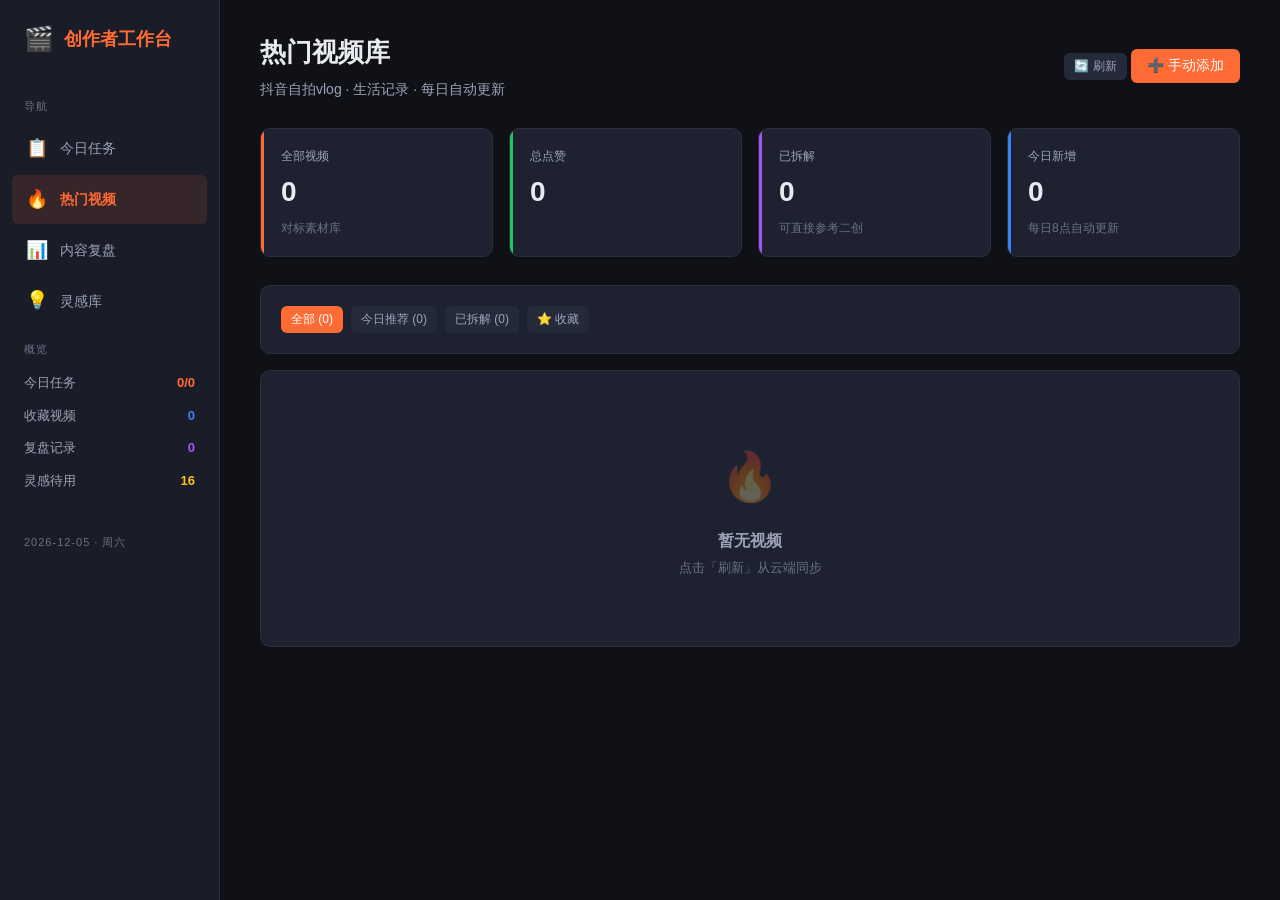
<file: trending.html>
<!DOCTYPE html>
<html lang="zh-CN">
<head>
  <meta charset="UTF-8">
  <meta name="viewport" content="width=device-width, initial-scale=1.0">
  <title>热门视频 · 创作者工作台</title>
  <link rel="stylesheet" href="assets/style.css">
</head>
<body>
  <script src="assets/app.js"></script>
  <script>
    let currentFilter = 'all';
    let showBreakdownId = null;
    const DATA_URL = 'https://raw.githubusercontent.com/Zangzangbaocmyk/creator-workbench/main/data/crawled_videos.json';

    // ====== 核心：打开页面自动拉取云端最新数据 ======
    async function init() {
      initPage('trending', '热门视频库', '抖音自拍vlog · 生活记录 · 每日自动更新');

      const actions = document.getElementById('page-actions');
      actions.innerHTML = `
        <button class="btn btn-ghost btn-sm" onclick="location.reload()">🔄 刷新</button>
        <button class="btn btn-primary" onclick="openAddVideoModal()">➕ 手动添加</button>
      `;

      // 显示加载中
      document.getElementById('page-content').innerHTML = `
        <div class="card">
          <div class="empty-state">
            <div class="icon">⏳</div>
            <div class="title">正在同步最新视频...</div>
            <div class="desc">从云端拉取今日推荐</div>
          </div>
        </div>
      `;

      // 强制从云端拉取（每次都拉，不缓存）
      try {
        const resp = await fetch(DATA_URL + '?v=' + Date.now());
        if (!resp.ok) throw new Error('网络错误');
        const data = await resp.json();
        
        if (Array.isArray(data) && data.length > 0) {
          // 保留用户手动添加的
          const manualVideos = Store.getVideos().filter(v => v._manual);
          Store.saveVideos(manualVideos);
          
          // 导入云端全部数据
          data.forEach(v => {
            if (!v.title) return;
            Store.addVideo({
              title: v.title,
              author: v.author || '未知',
              url: v.url || '',
              cover: v.cover || '',
              likes: v.likes || 0,
              comments: v.comments || 0,
              shares: v.shares || 0,
              views: v.views || 0,
              tags: v.tags || [],
              duration: v.duration || '',
              publishedAt: v.publishedAt || '',
              breakdown: v.breakdown || null,
            });
          });
        }
      } catch(e) {
        console.log('云端同步失败，使用本地数据:', e.message);
      }

      renderPage();
    }

    function renderPage() {
      const videos = Store.getVideos();
      const dailyVideos = videos.filter(v => v.tags && v.tags.includes('每日推荐'));
      const totalLikes = videos.reduce((s, v) => s + (v.likes || 0), 0);
      const breakdownCount = videos.filter(v => v.breakdown).length;

      const content = document.getElementById('page-content');
      content.innerHTML = `
        <!-- 今日推荐横幅 -->
        ${dailyVideos.length > 0 ? `
          <div class="card" style="border-color:var(--accent);background:linear-gradient(135deg,var(--bg-card),var(--accent-soft));margin-bottom:16px;">
            <div style="display:flex;align-items:center;justify-content:space-between;">
              <div>
                <div style="font-size:18px;font-weight:700;">🎯 今日推荐 ${dailyVideos.length} 条</div>
                <div style="font-size:13px;color:var(--text-secondary);margin-top:2px;">${new Date().toLocaleDateString('zh-CN')} · 新鲜出炉 · 直接参考二创</div>
              </div>
            </div>
          </div>
        ` : ''}

        <div class="stat-grid">
          <div class="stat-card">
            <div class="stat-label">全部视频</div>
            <div class="stat-value">${videos.length}</div>
            <div class="stat-trend">对标素材库</div>
          </div>
          <div class="stat-card green">
            <div class="stat-label">总点赞</div>
            <div class="stat-value">${Utils.formatNumber(totalLikes)}</div>
          </div>
          <div class="stat-card purple">
            <div class="stat-label">已拆解</div>
            <div class="stat-value">${breakdownCount}</div>
            <div class="stat-trend">可直接参考二创</div>
          </div>
          <div class="stat-card blue">
            <div class="stat-label">今日新增</div>
            <div class="stat-value">${dailyVideos.length}</div>
            <div class="stat-trend">每日8点自动更新</div>
          </div>
        </div>

        <div class="card" style="margin-bottom:16px;">
          <div style="display:flex;gap:8px;flex-wrap:wrap;">
            <button class="btn ${currentFilter === 'all' ? 'btn-primary' : 'btn-ghost'} btn-sm" onclick="setFilter('all')">全部 (${videos.length})</button>
            <button class="btn ${currentFilter === 'daily' ? 'btn-primary' : 'btn-ghost'} btn-sm" onclick="setFilter('daily')">今日推荐 (${dailyVideos.length})</button>
            <button class="btn ${currentFilter === 'breakdown' ? 'btn-primary' : 'btn-ghost'} btn-sm" onclick="setFilter('breakdown')">已拆解 (${breakdownCount})</button>
            <button class="btn ${currentFilter === 'favorite' ? 'btn-primary' : 'btn-ghost'} btn-sm" onclick="setFilter('favorite')">⭐ 收藏</button>
          </div>
        </div>

        <div class="video-grid" id="video-list">
          ${renderVideoCards()}
        </div>
      `;
    }

    function renderVideoCards() {
      let videos = Store.getVideos();
      if (currentFilter === 'daily') videos = videos.filter(v => v.tags && v.tags.includes('每日推荐'));
      else if (currentFilter === 'breakdown') videos = videos.filter(v => v.breakdown);
      else if (currentFilter === 'favorite') videos = videos.filter(v => v.favorite);

      if (videos.length === 0) {
        return `<div class="card" style="grid-column:1/-1;"><div class="empty-state"><div class="icon">🔥</div><div class="title">暂无视频</div><div class="desc">点击「刷新」从云端同步</div></div></div>`;
      }

      return videos.map(v => {
        const b = v.breakdown || {};
        const isDaily = v.tags && v.tags.includes('每日推荐');
        return `
          <div class="video-card" style="${isDaily ? 'border-color:var(--accent);' : ''}">
            ${isDaily ? '<div style="position:absolute;top:8px;left:8px;z-index:10;"><span class="badge" style="background:var(--accent);color:white;">今日推荐</span></div>' : ''}
            <div class="video-thumb">
              <div class="video-thumb-placeholder">🎬</div>
              ${v.duration ? `<div class="video-duration">${Utils.escape(v.duration)}</div>` : ''}
              ${v.favorite ? '<div style="position:absolute;top:8px;right:8px;font-size:20px;">⭐</div>' : ''}
            </div>
            <div class="video-body">
              <div class="video-title">${Utils.escape(v.title)}</div>
              <div class="video-author">
                <span>👤 ${Utils.escape(v.author)}</span>
                ${v.publishedAt ? `<span style="margin-left:auto;">${Utils.timeAgo(v.publishedAt)}</span>` : ''}
              </div>
              <div class="video-stats">
                <div class="video-stat">❤️ ${Utils.formatNumber(v.likes || 0)}</div>
                <div class="video-stat">💬 ${Utils.formatNumber(v.comments || 0)}</div>
                <div class="video-stat">🔄 ${Utils.formatNumber(v.shares || 0)}</div>
                <div class="video-stat">👁️ ${Utils.formatNumber(v.views || 0)}</div>
              </div>
              ${v.tags && v.tags.length > 0 ? `
                <div style="margin-top:8px;display:flex;gap:4px;flex-wrap:wrap;">
                  ${v.tags.filter(t => t !== '每日推荐').slice(0,3).map(t => `<span class="badge badge-info">${Utils.escape(t)}</span>`).join('')}
                </div>
              ` : ''}
              <div class="video-actions">
                <button class="btn btn-ghost btn-sm" onclick="copySearchKeyword('${v.title.replace(/'/g, "\\'")}', '${v.author.replace(/'/g, "\\'")}')">🔍 去抖音搜同款</button>
                <button class="btn btn-ghost btn-sm" onclick="toggleBreakdown('${v.id}')">📝 拆解</button>
                <button class="btn btn-ghost btn-sm" onclick="toggleFavorite('${v.id}')">${v.favorite ? '⭐' : '☆'}</button>
                <button class="btn btn-danger btn-sm" onclick="deleteVideo('${v.id}')">🗑️</button>
              </div>
              ${showBreakdownId === v.id && v.breakdown ? renderBreakdown(v) : ''}
            </div>
          </div>
        `;
      }).join('');
    }

    function renderBreakdown(v) {
      const b = v.breakdown;
      return `
        <div class="breakdown-panel show" style="margin-top:12px;">
          <div class="breakdown-section"><div class="breakdown-label">🎯 选题角度</div><div class="breakdown-text">${Utils.escape(b.angle)}</div></div>
          <div class="breakdown-section"><div class="breakdown-label">🪝 开头钩子（前3秒）</div><div class="breakdown-text">${Utils.escape(b.hook)}</div></div>
          <div class="breakdown-section"><div class="breakdown-label">✂️ 剪辑节奏</div><div class="breakdown-text">${Utils.escape(b.rhythm)}</div></div>
          <div class="breakdown-section"><div class="breakdown-label">💡 可模仿点</div><div class="breakdown-text">${Utils.escape(b.imitate)}</div></div>
          <div class="breakdown-section"><div class="breakdown-label">⚡ 差异化建议</div><div class="breakdown-text">${Utils.escape(b.differentiate)}</div></div>
          <button class="btn btn-primary btn-sm" style="margin-top:8px;" onclick="openBreakdownModal('${v.id}')">✏️ 编辑拆解</button>
        </div>
      `;
    }

    function setFilter(f) { currentFilter = f; renderPage(); }
    function toggleBreakdown(id) { showBreakdownId = showBreakdownId === id ? null : id; renderPage(); }

    function toggleFavorite(id) {
      const v = Store.getVideos().find(x => x.id === id);
      Store.updateVideo(id, { favorite: !v.favorite });
      renderPage();
      Utils.toast(v.favorite ? '已取消收藏' : '已收藏 ⭐');
    }

    function deleteVideo(id) {
      if (confirm('确定删除？')) { Store.deleteVideo(id); renderPage(); Utils.toast('已删除'); }
    }

    function openAddVideoModal() {
      const modal = document.createElement('div');
      modal.className = 'modal-overlay show';
      modal.innerHTML = `
        <div class="modal">
          <div class="modal-header"><div class="modal-title">➕ 手动添加视频</div><button class="modal-close" onclick="this.closest('.modal-overlay').remove()">×</button></div>
          <div class="form-group"><label class="label">视频标题 *</label><input class="input" id="v-title"></div>
          <div class="form-group"><label class="label">作者</label><input class="input" id="v-author"></div>
          <div class="form-group"><label class="label">视频链接</label><input class="input" id="v-url"></div>
          <div class="form-row">
            <div class="form-group"><label class="label">点赞数</label><input class="input" id="v-likes" type="number" value="0"></div>
            <div class="form-group"><label class="label">评论数</label><input class="input" id="v-comments" type="number" value="0"></div>
          </div>
          <div class="form-row">
            <div class="form-group"><label class="label">分享数</label><input class="input" id="v-shares" type="number" value="0"></div>
            <div class="form-group"><label class="label">播放量</label><input class="input" id="v-views" type="number" value="0"></div>
          </div>
          <div class="form-group"><label class="label">标签（逗号分隔）</label><input class="input" id="v-tags" placeholder="vlog,日常,自拍"></div>
          <div class="modal-actions">
            <button class="btn btn-ghost" onclick="this.closest('.modal-overlay').remove()">取消</button>
            <button class="btn btn-primary" onclick="submitVideo()">添加</button>
          </div>
        </div>`;
      document.body.appendChild(modal);
    }

    function submitVideo() {
      const title = document.getElementById('v-title').value.trim();
      if (!title) { Utils.toast('请输入标题', 'error'); return; }
      const tags = document.getElementById('v-tags').value.trim();
      Store.addVideo({
        title, _manual: true,
        author: document.getElementById('v-author').value.trim() || '未知',
        url: document.getElementById('v-url').value.trim(),
        likes: parseInt(document.getElementById('v-likes').value) || 0,
        comments: parseInt(document.getElementById('v-comments').value) || 0,
        shares: parseInt(document.getElementById('v-shares').value) || 0,
        views: parseInt(document.getElementById('v-views').value) || 0,
        tags: tags ? tags.split(',').map(t => t.trim()).filter(Boolean) : [],
      });
      document.querySelector('.modal-overlay').remove();
      renderPage();
      Utils.toast('视频已添加');
    }

    function openBreakdownModal(videoId) {
      const v = Store.getVideos().find(x => x.id === videoId);
      const b = v.breakdown || {};
      const modal = document.createElement('div');
      modal.className = 'modal-overlay show';
      modal.innerHTML = `
        <div class="modal" style="max-width:700px;">
          <div class="modal-header"><div class="modal-title">📝 二创拆解</div><button class="modal-close" onclick="this.closest('.modal-overlay').remove()">×</button></div>
          <div class="form-group"><label class="label">🎯 选题角度</label><textarea class="textarea" id="b-angle">${Utils.escape(b.angle||'')}</textarea></div>
          <div class="form-group"><label class="label">🪝 开头钩子</label><textarea class="textarea" id="b-hook">${Utils.escape(b.hook||'')}</textarea></div>
          <div class="form-group"><label class="label">✂️ 剪辑节奏</label><textarea class="textarea" id="b-rhythm">${Utils.escape(b.rhythm||'')}</textarea></div>
          <div class="form-group"><label class="label">💡 可模仿点</label><textarea class="textarea" id="b-imitate">${Utils.escape(b.imitate||'')}</textarea></div>
          <div class="form-group"><label class="label">⚡ 差异化建议</label><textarea class="textarea" id="b-differentiate">${Utils.escape(b.differentiate||'')}</textarea></div>
          <div class="modal-actions">
            <button class="btn btn-ghost" onclick="this.closest('.modal-overlay').remove()">取消</button>
            <button class="btn btn-primary" onclick="submitBreakdown('${videoId}')">保存</button>
          </div>
        </div>`;
      document.body.appendChild(modal);
    }

    function submitBreakdown(videoId) {
      Store.updateVideo(videoId, { breakdown: {
        angle: document.getElementById('b-angle').value.trim(),
        hook: document.getElementById('b-hook').value.trim(),
        rhythm: document.getElementById('b-rhythm').value.trim(),
        imitate: document.getElementById('b-imitate').value.trim(),
        differentiate: document.getElementById('b-differentiate').value.trim(),
      }});
      document.querySelector('.modal-overlay').remove();
      showBreakdownId = videoId;
      renderPage();
      Utils.toast('拆解已保存');
    }

    // 复制搜索关键词到剪贴板
    function copySearchKeyword(title, author) {
      const keyword = title + ' ' + author;
      if (navigator.clipboard && window.isSecureContext) {
        navigator.clipboard.writeText(keyword).then(() => {
          showCopyToast('🔍 已复制关键词，打开抖音搜索即可观看', keyword);
        }).catch(() => {
          fallbackCopy(keyword);
        });
      } else {
        fallbackCopy(keyword);
      }
    }

    function fallbackCopy(text) {
      const textarea = document.createElement('textarea');
      textarea.value = text;
      textarea.style.position = 'fixed';
      textarea.style.opacity = '0';
      document.body.appendChild(textarea);
      textarea.select();
      try {
        document.execCommand('copy');
        showCopyToast('🔍 已复制关键词，打开抖音搜索即可观看', text);
      } catch(e) {
        Utils.toast('复制失败，请手动复制标题搜索', 'error');
      }
      document.body.removeChild(textarea);
    }

    function showCopyToast(msg, keyword) {
      // 自定义大提示框
      const modal = document.createElement('div');
      modal.className = 'modal-overlay show';
      modal.innerHTML = `
        <div class="modal" style="text-align:center;">
          <div style="font-size:48px;margin-bottom:12px;">✅</div>
          <div style="font-size:16px;font-weight:600;margin-bottom:8px;">已复制搜索关键词</div>
          <div style="background:var(--bg-hover);padding:12px;border-radius:8px;font-size:14px;color:var(--text-primary);margin-bottom:16px;word-break:break-all;border:1px solid var(--border);">
            ${Utils.escape(keyword)}
          </div>
          <div style="font-size:13px;color:var(--text-secondary);margin-bottom:20px;line-height:1.6;">
            请打开 <b>抖音App</b> → 点击搜索框 → 粘贴关键词<br>
            即可找到同款热门视频
          </div>
          <button class="btn btn-primary" style="width:100%;" onclick="this.closest('.modal-overlay').remove()">我知道了</button>
        </div>
      `;
      document.body.appendChild(modal);
    }

    // 启动
    init();
  </script>
</body>
</html>
</file>
<file: assets/style.css>
/* ============================================
   创作者工作台 - 共享样式
   暗色主题 · 简洁高效 · 数据驱动
   ============================================ */

:root {
  /* 主色调 - 深空蓝 + 活力橙 */
  --bg-primary: #0f1117;
  --bg-secondary: #1a1d28;
  --bg-card: #1e2230;
  --bg-hover: #252a3a;
  --bg-input: #15182180;
  
  --border: #2a2f3e;
  --border-light: #353a4a;
  
  --text-primary: #e8eaf0;
  --text-secondary: #9ca3b8;
  --text-muted: #6b7186;
  
  --accent: #ff6b35;
  --accent-hover: #ff8555;
  --accent-soft: #ff6b3520;
  
  --success: #22c55e;
  --success-soft: #22c55e20;
  --warning: #fbbf24;
  --warning-soft: #fbbf2420;
  --danger: #ef4444;
  --danger-soft: #ef444420;
  --info: #3b82f6;
  --info-soft: #3b82f620;
  --purple: #a855f7;
  --purple-soft: #a855f720;
  
  --radius-sm: 6px;
  --radius-md: 10px;
  --radius-lg: 16px;
  
  --shadow: 0 4px 20px rgba(0,0,0,0.3);
  --shadow-lg: 0 8px 40px rgba(0,0,0,0.4);
  
  --font: -apple-system, BlinkMacSystemFont, 'Segoe UI', 'PingFang SC', 'Hiragino Sans GB', 'Microsoft YaHei', sans-serif;
  --font-mono: 'SF Mono', 'Fira Code', 'Cascadia Code', 'Consolas', monospace;
}

* { margin: 0; padding: 0; box-sizing: border-box; }

body {
  font-family: var(--font);
  background: var(--bg-primary);
  color: var(--text-primary);
  min-height: 100vh;
  line-height: 1.6;
  -webkit-font-smoothing: antialiased;
}

/* === 布局 === */
.app-layout {
  display: flex;
  min-height: 100vh;
}

/* 侧边栏 */
.sidebar {
  width: 220px;
  background: var(--bg-secondary);
  border-right: 1px solid var(--border);
  padding: 20px 0;
  position: fixed;
  height: 100vh;
  overflow-y: auto;
  z-index: 100;
  transition: transform 0.3s;
}

.sidebar-logo {
  padding: 0 24px 24px;
  font-size: 18px;
  font-weight: 700;
  color: var(--accent);
  display: flex;
  align-items: center;
  gap: 10px;
}

.sidebar-logo span { font-size: 24px; }

.sidebar-nav {
  display: flex;
  flex-direction: column;
  gap: 2px;
  padding: 0 12px;
}

.nav-item {
  display: flex;
  align-items: center;
  gap: 12px;
  padding: 10px 14px;
  border-radius: var(--radius-sm);
  color: var(--text-secondary);
  text-decoration: none;
  font-size: 14px;
  transition: all 0.2s;
  cursor: pointer;
}

.nav-item:hover {
  background: var(--bg-hover);
  color: var(--text-primary);
}

.nav-item.active {
  background: var(--accent-soft);
  color: var(--accent);
  font-weight: 600;
}

.nav-item .icon { font-size: 18px; width: 22px; text-align: center; }

.sidebar-section {
  padding: 16px 24px 8px;
  font-size: 11px;
  text-transform: uppercase;
  letter-spacing: 1px;
  color: var(--text-muted);
}

/* 主内容 */
.main-content {
  flex: 1;
  margin-left: 220px;
  padding: 32px 40px;
  max-width: 1400px;
}

/* === 通用组件 === */
.page-header {
  display: flex;
  justify-content: space-between;
  align-items: center;
  margin-bottom: 28px;
}

.page-title {
  font-size: 26px;
  font-weight: 700;
}

.page-subtitle {
  color: var(--text-secondary);
  font-size: 14px;
  margin-top: 4px;
}

/* 卡片 */
.card {
  background: var(--bg-card);
  border: 1px solid var(--border);
  border-radius: var(--radius-md);
  padding: 20px;
  margin-bottom: 20px;
}

.card-header {
  display: flex;
  justify-content: space-between;
  align-items: center;
  margin-bottom: 16px;
}

.card-title {
  font-size: 16px;
  font-weight: 600;
  display: flex;
  align-items: center;
  gap: 8px;
}

/* 按钮 */
.btn {
  display: inline-flex;
  align-items: center;
  gap: 6px;
  padding: 8px 16px;
  border-radius: var(--radius-sm);
  font-size: 14px;
  font-weight: 500;
  border: none;
  cursor: pointer;
  transition: all 0.2s;
  font-family: var(--font);
}

.btn-primary {
  background: var(--accent);
  color: white;
}
.btn-primary:hover { background: var(--accent-hover); }

.btn-ghost {
  background: var(--bg-hover);
  color: var(--text-secondary);
}
.btn-ghost:hover { background: var(--border-light); color: var(--text-primary); }

.btn-danger {
  background: var(--danger-soft);
  color: var(--danger);
}
.btn-danger:hover { background: var(--danger); color: white; }

.btn-sm { padding: 5px 10px; font-size: 12px; }
.btn-icon { padding: 8px; width: 36px; height: 36px; justify-content: center; }

/* 输入框 */
.input, .textarea, .select {
  width: 100%;
  background: var(--bg-input);
  border: 1px solid var(--border);
  border-radius: var(--radius-sm);
  padding: 10px 14px;
  color: var(--text-primary);
  font-size: 14px;
  font-family: var(--font);
  transition: border-color 0.2s;
}

.input:focus, .textarea:focus, .select:focus {
  outline: none;
  border-color: var(--accent);
}

.textarea { resize: vertical; min-height: 80px; line-height: 1.6; }

.label {
  display: block;
  font-size: 12px;
  color: var(--text-secondary);
  margin-bottom: 6px;
  font-weight: 500;
}

.form-group { margin-bottom: 16px; }

.form-row {
  display: grid;
  grid-template-columns: 1fr 1fr;
  gap: 16px;
}

/* 标签/徽章 */
.badge {
  display: inline-flex;
  align-items: center;
  gap: 4px;
  padding: 2px 10px;
  border-radius: 20px;
  font-size: 12px;
  font-weight: 500;
}

.badge-success { background: var(--success-soft); color: var(--success); }
.badge-warning { background: var(--warning-soft); color: var(--warning); }
.badge-info { background: var(--info-soft); color: var(--info); }
.badge-purple { background: var(--purple-soft); color: var(--purple); }
.badge-danger { background: var(--danger-soft); color: var(--danger); }
.badge-muted { background: var(--bg-hover); color: var(--text-muted); }

/* 统计卡片 */
.stat-grid {
  display: grid;
  grid-template-columns: repeat(auto-fit, minmax(180px, 1fr));
  gap: 16px;
  margin-bottom: 28px;
}

.stat-card {
  background: var(--bg-card);
  border: 1px solid var(--border);
  border-radius: var(--radius-md);
  padding: 18px 20px;
  position: relative;
  overflow: hidden;
}

.stat-card::before {
  content: '';
  position: absolute;
  top: 0; left: 0;
  width: 3px; height: 100%;
  background: var(--accent);
}

.stat-card.green::before { background: var(--success); }
.stat-card.blue::before { background: var(--info); }
.stat-card.purple::before { background: var(--purple); }
.stat-card.yellow::before { background: var(--warning); }

.stat-label {
  font-size: 12px;
  color: var(--text-secondary);
  margin-bottom: 4px;
}

.stat-value {
  font-size: 28px;
  font-weight: 700;
}

.stat-trend {
  font-size: 12px;
  margin-top: 4px;
  color: var(--text-muted);
}

/* 任务看板 */
.task-list { display: flex; flex-direction: column; gap: 8px; }

.task-item {
  display: flex;
  align-items: flex-start;
  gap: 12px;
  padding: 14px;
  background: var(--bg-hover);
  border-radius: var(--radius-sm);
  border: 1px solid transparent;
  transition: all 0.2s;
}

.task-item:hover { border-color: var(--border-light); }

.task-item.done {
  opacity: 0.5;
}

.task-item.done .task-text {
  text-decoration: line-through;
}

.task-checkbox {
  width: 20px; height: 20px;
  border: 2px solid var(--border-light);
  border-radius: 5px;
  cursor: pointer;
  display: flex;
  align-items: center;
  justify-content: center;
  flex-shrink: 0;
  margin-top: 1px;
  transition: all 0.2s;
}

.task-checkbox.checked {
  background: var(--success);
  border-color: var(--success);
}

.task-checkbox.checked::after {
  content: '✓';
  color: white;
  font-size: 13px;
  font-weight: bold;
}

.task-content { flex: 1; }

.task-text {
  font-size: 14px;
  line-height: 1.5;
}

.task-meta {
  display: flex;
  gap: 8px;
  margin-top: 6px;
  align-items: center;
}

.task-delete {
  color: var(--text-muted);
  cursor: pointer;
  padding: 4px;
  font-size: 16px;
  opacity: 0;
  transition: opacity 0.2s;
}

.task-item:hover .task-delete { opacity: 1; }
.task-delete:hover { color: var(--danger); }

/* 视频卡片 */
.video-grid {
  display: grid;
  grid-template-columns: repeat(auto-fill, minmax(340px, 1fr));
  gap: 20px;
}

.video-card {
  background: var(--bg-card);
  border: 1px solid var(--border);
  border-radius: var(--radius-md);
  overflow: hidden;
  transition: all 0.3s;
}

.video-card:hover {
  border-color: var(--accent);
  transform: translateY(-2px);
  box-shadow: var(--shadow);
}

.video-thumb {
  width: 100%;
  height: 180px;
  background: linear-gradient(135deg, #2a2f3e, #1a1d28);
  display: flex;
  align-items: center;
  justify-content: center;
  position: relative;
  overflow: hidden;
}

.video-thumb img {
  width: 100%; height: 100%;
  object-fit: cover;
}

.video-thumb-placeholder {
  font-size: 48px;
  opacity: 0.3;
}

.video-duration {
  position: absolute;
  bottom: 8px; right: 8px;
  background: rgba(0,0,0,0.7);
  color: white;
  padding: 2px 8px;
  border-radius: 4px;
  font-size: 12px;
}

.video-body { padding: 14px; }

.video-title {
  font-size: 14px;
  font-weight: 600;
  line-height: 1.4;
  margin-bottom: 8px;
  display: -webkit-box;
  -webkit-line-clamp: 2;
  -webkit-box-orient: vertical;
  overflow: hidden;
}

.video-author {
  display: flex;
  align-items: center;
  gap: 6px;
  font-size: 12px;
  color: var(--text-secondary);
  margin-bottom: 10px;
}

.video-stats {
  display: flex;
  gap: 14px;
  font-size: 12px;
  color: var(--text-secondary);
  padding-top: 10px;
  border-top: 1px solid var(--border);
}

.video-stat {
  display: flex;
  align-items: center;
  gap: 4px;
}

.video-actions {
  display: flex;
  gap: 8px;
  margin-top: 12px;
}

/* 二创拆解面板 */
.breakdown-panel {
  background: var(--bg-hover);
  border-radius: var(--radius-sm);
  padding: 16px;
  margin-top: 12px;
  border-left: 3px solid var(--purple);
  display: none;
}

.breakdown-panel.show { display: block; }

.breakdown-section {
  margin-bottom: 12px;
}

.breakdown-section:last-child { margin-bottom: 0; }

.breakdown-label {
  font-size: 12px;
  font-weight: 600;
  color: var(--purple);
  margin-bottom: 4px;
}

.breakdown-text {
  font-size: 13px;
  color: var(--text-primary);
  line-height: 1.5;
}

/* 复盘时间线 */
.timeline {
  position: relative;
  padding-left: 24px;
}

.timeline::before {
  content: '';
  position: absolute;
  left: 8px; top: 0;
  width: 2px; height: 100%;
  background: var(--border);
}

.timeline-item {
  position: relative;
  margin-bottom: 24px;
}

.timeline-item::before {
  content: '';
  position: absolute;
  left: -20px; top: 4px;
  width: 12px; height: 12px;
  border-radius: 50%;
  background: var(--accent);
  border: 2px solid var(--bg-primary);
}

/* 灵感卡片 */
.inspiration-grid {
  display: grid;
  grid-template-columns: repeat(auto-fill, minmax(300px, 1fr));
  gap: 16px;
}

.inspiration-card {
  background: var(--bg-card);
  border: 1px solid var(--border);
  border-radius: var(--radius-md);
  padding: 18px;
  position: relative;
  transition: all 0.2s;
}

.inspiration-card:hover {
  border-color: var(--accent);
}

.inspiration-card .category-tag {
  position: absolute;
  top: 12px; right: 12px;
}

.inspiration-title {
  font-size: 15px;
  font-weight: 600;
  margin-bottom: 8px;
  padding-right: 60px;
}

.inspiration-desc {
  font-size: 13px;
  color: var(--text-secondary);
  line-height: 1.5;
}

.inspiration-footer {
  display: flex;
  justify-content: space-between;
  align-items: center;
  margin-top: 12px;
  padding-top: 12px;
  border-top: 1px solid var(--border);
  font-size: 12px;
  color: var(--text-muted);
}

/* 模态框 */
.modal-overlay {
  display: none;
  position: fixed;
  inset: 0;
  background: rgba(0,0,0,0.6);
  z-index: 1000;
  align-items: center;
  justify-content: center;
  padding: 20px;
}

.modal-overlay.show {
  display: flex;
}

.modal {
  background: var(--bg-card);
  border: 1px solid var(--border);
  border-radius: var(--radius-lg);
  padding: 28px;
  width: 100%;
  max-width: 600px;
  max-height: 85vh;
  overflow-y: auto;
  box-shadow: var(--shadow-lg);
}

.modal-header {
  display: flex;
  justify-content: space-between;
  align-items: center;
  margin-bottom: 20px;
}

.modal-title {
  font-size: 18px;
  font-weight: 700;
}

.modal-close {
  background: none;
  border: none;
  color: var(--text-muted);
  font-size: 24px;
  cursor: pointer;
  padding: 4px;
}

.modal-close:hover { color: var(--text-primary); }

.modal-actions {
  display: flex;
  gap: 10px;
  justify-content: flex-end;
  margin-top: 24px;
}

/* 空状态 */
.empty-state {
  text-align: center;
  padding: 48px 20px;
  color: var(--text-muted);
}

.empty-state .icon {
  font-size: 48px;
  margin-bottom: 12px;
  opacity: 0.3;
}

.empty-state .title {
  font-size: 16px;
  font-weight: 600;
  color: var(--text-secondary);
  margin-bottom: 4px;
}

.empty-state .desc {
  font-size: 13px;
}

/* 评分星级 */
.rating {
  display: inline-flex;
  gap: 2px;
}

.rating .star {
  font-size: 16px;
  color: var(--border-light);
  cursor: pointer;
}

.rating .star.active { color: var(--warning); }

/* 提示框 */
.toast {
  position: fixed;
  bottom: 30px;
  left: 50%;
  transform: translateX(-50%) translateY(100px);
  background: var(--bg-card);
  border: 1px solid var(--border);
  border-radius: var(--radius-sm);
  padding: 12px 24px;
  font-size: 14px;
  z-index: 2000;
  transition: transform 0.3s;
  box-shadow: var(--shadow);
}

.toast.show {
  transform: translateX(-50%) translateY(0);
}

.toast.success { border-color: var(--success); }
.toast.error { border-color: var(--danger); }

/* Tab */
.tabs {
  display: flex;
  gap: 4px;
  border-bottom: 1px solid var(--border);
  margin-bottom: 20px;
}

.tab {
  padding: 10px 20px;
  color: var(--text-secondary);
  font-size: 14px;
  cursor: pointer;
  border-bottom: 2px solid transparent;
  transition: all 0.2s;
}

.tab:hover { color: var(--text-primary); }
.tab.active {
  color: var(--accent);
  border-bottom-color: var(--accent);
  font-weight: 600;
}

/* 响应式 */
@media (max-width: 768px) {
  .sidebar {
    transform: translateX(-100%);
  }
  .sidebar.open { transform: translateX(0); }
  .main-content { margin-left: 0; padding: 20px; }
  .form-row { grid-template-columns: 1fr; }
  .video-grid { grid-template-columns: 1fr; }
}

/* 滚动条 */
::-webkit-scrollbar { width: 6px; height: 6px; }
::-webkit-scrollbar-track { background: var(--bg-primary); }
::-webkit-scrollbar-thumb { background: var(--border-light); border-radius: 3px; }
::-webkit-scrollbar-thumb:hover { background: var(--text-muted); }
</file>
